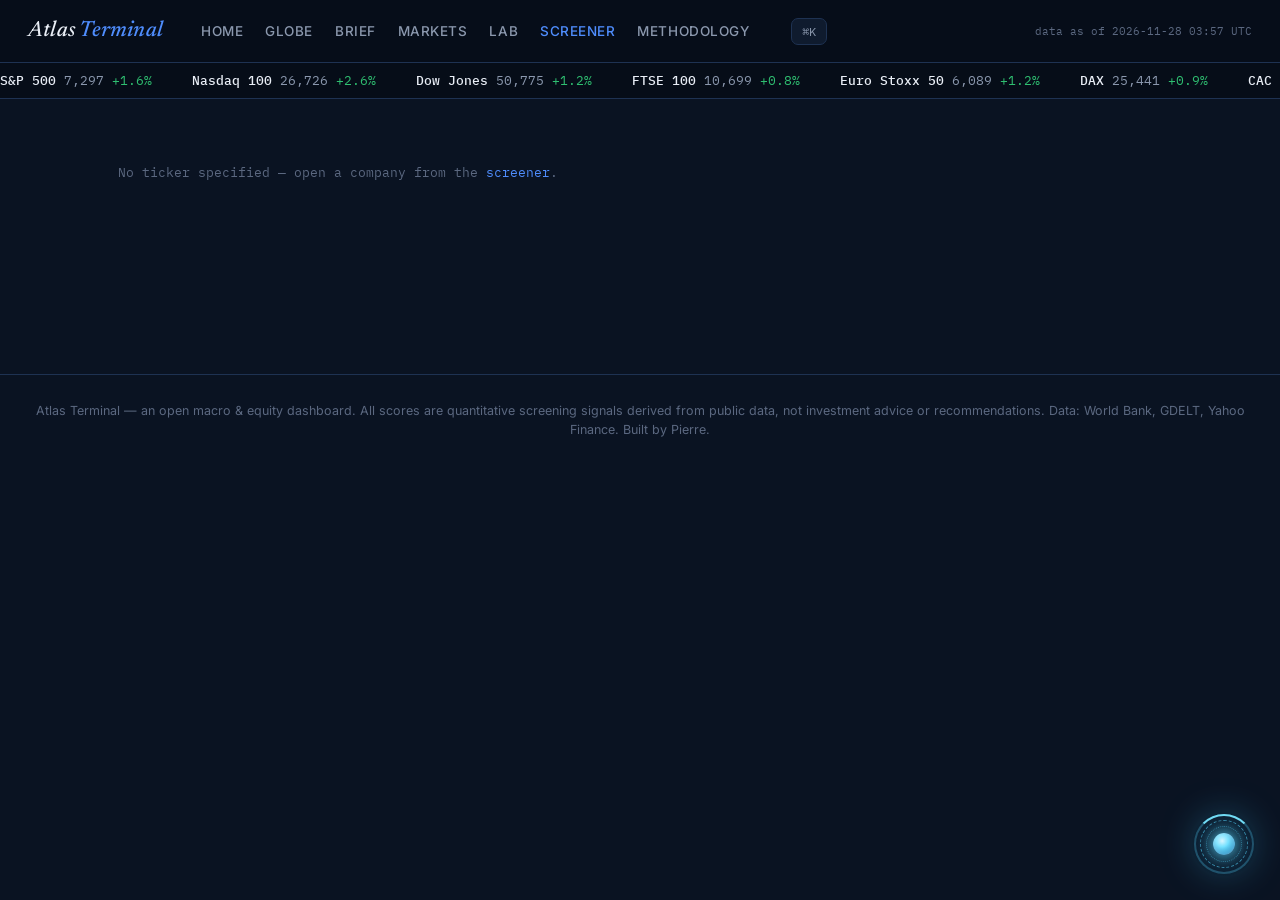
<file: company.html>
<!DOCTYPE html>
<html lang="en">
<head>
<meta charset="UTF-8">
<meta name="viewport" content="width=device-width, initial-scale=1.0">
<link rel="preconnect" href="https://fonts.googleapis.com">
<link href="https://fonts.googleapis.com/css2?family=Newsreader:ital,wght@0,400;0,500;1,400;1,500&family=Inter:wght@400;500;600&family=IBM+Plex+Mono:wght@400;500&display=swap" rel="stylesheet">
<link rel="icon" type="image/svg+xml" href="assets/favicon.svg">
<meta property="og:type" content="website">
<meta property="og:title" content="Company — Atlas Terminal">
<meta property="og:description" content="Score breakdown, ratios, chart and news for any stock in the universe.">
<meta property="og:url" content="https://gattusopierre01-cloud.github.io/atlas-terminal/company.html">
<meta property="og:image" content="https://gattusopierre01-cloud.github.io/atlas-terminal/assets/og.png">
<meta property="og:image:width" content="1200">
<meta property="og:image:height" content="630">
<meta name="twitter:card" content="summary_large_image">
<meta name="twitter:title" content="Company — Atlas Terminal">
<meta name="twitter:description" content="Score breakdown, ratios, chart and news for any stock in the universe.">
<meta name="twitter:image" content="https://gattusopierre01-cloud.github.io/atlas-terminal/assets/og.png">
<link rel="stylesheet" href="assets/style.css?v=14">
<title>Company — Atlas Terminal</title>
</head>
<body>
<main class="wrap" style="max-width:1100px">
  <div id="co-root"><div class="skeleton">Loading…</div></div>
</main>
<script src="assets/app.js?v=14"></script>
<script src="assets/atlas-ai.js?v=14"></script>
<script src="assets/company.js?v=14"></script>
</body>
</html>
</file>
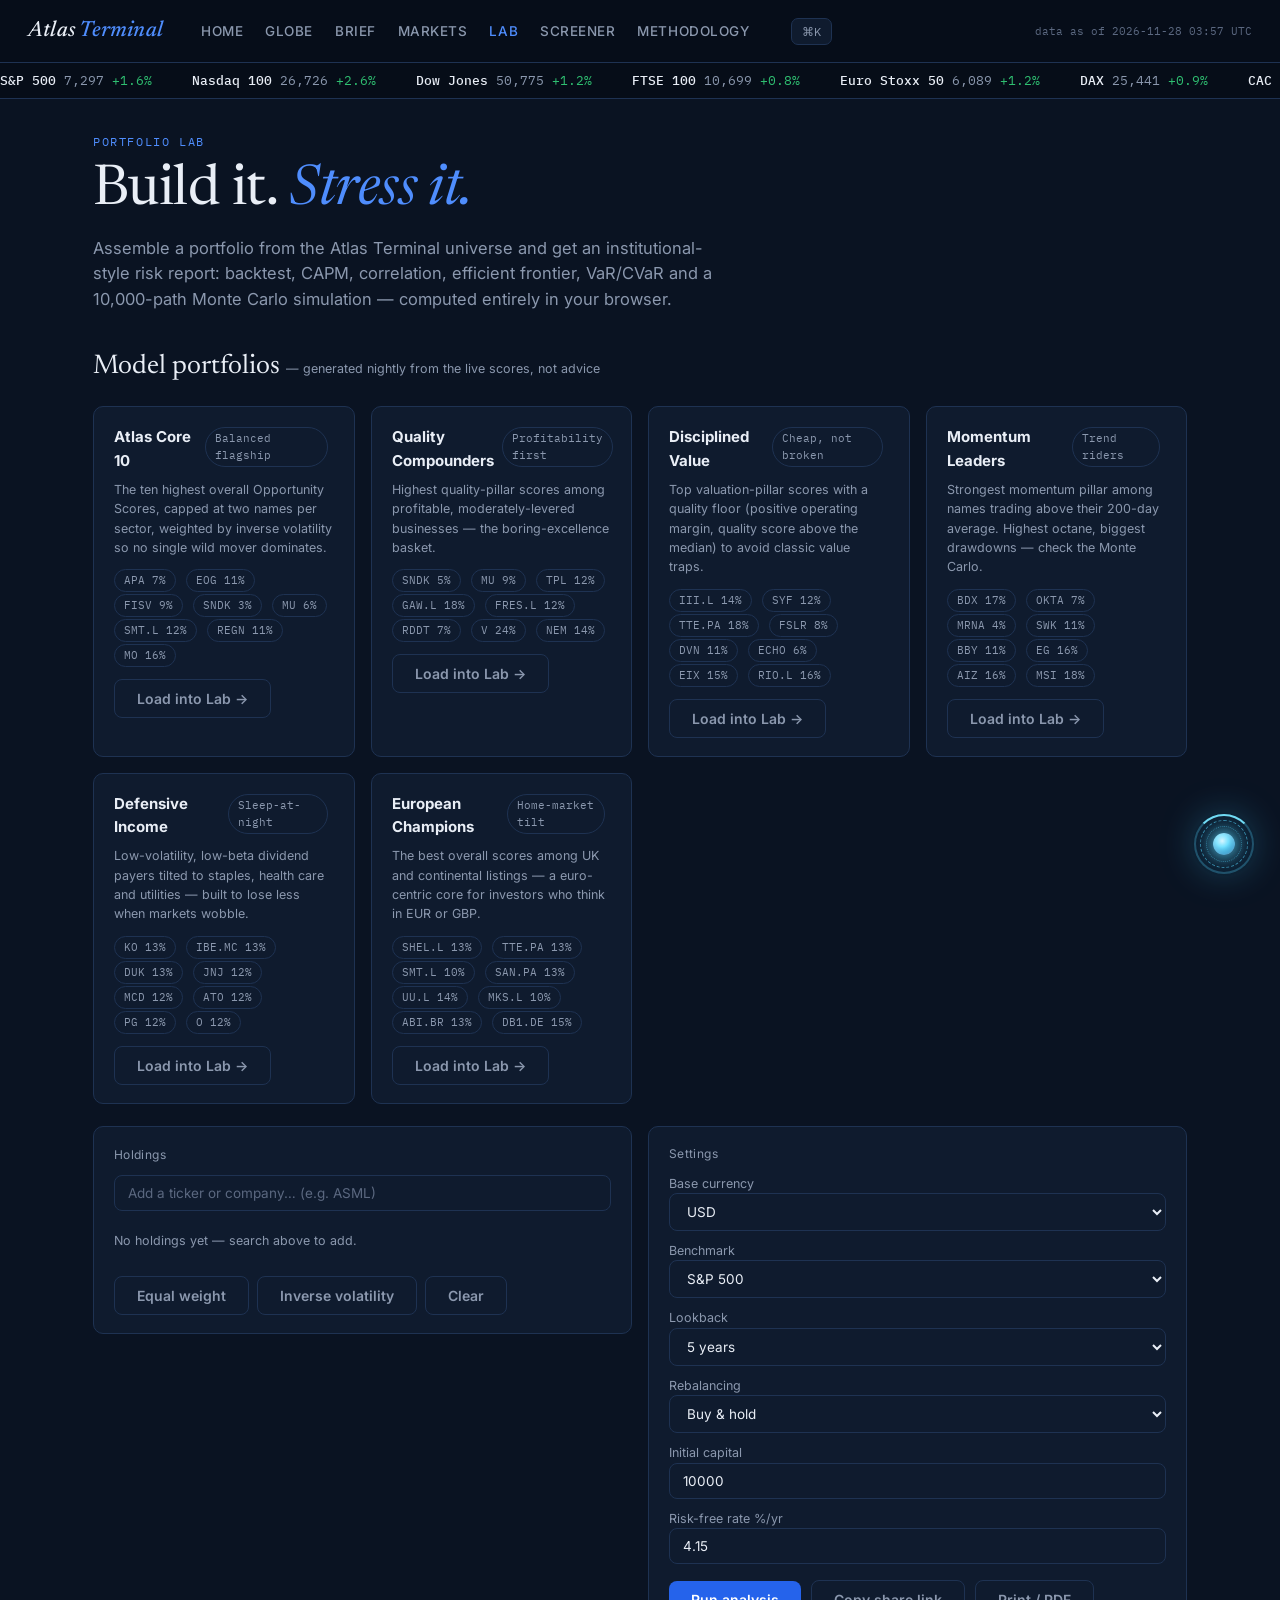
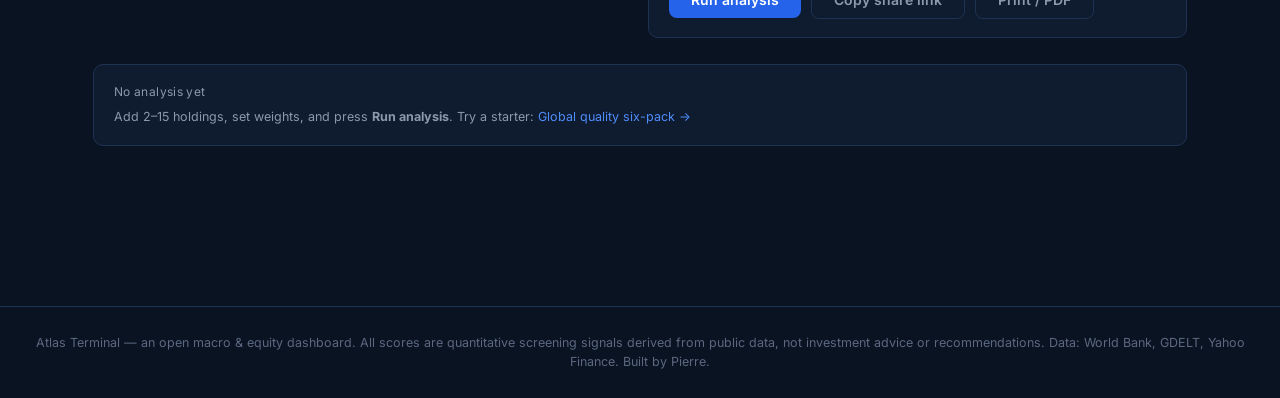
<file: lab.html>
<!DOCTYPE html>
<html lang="en">
<head>
<meta charset="UTF-8">
<meta name="viewport" content="width=device-width, initial-scale=1.0">
<link rel="preconnect" href="https://fonts.googleapis.com">
<link href="https://fonts.googleapis.com/css2?family=Newsreader:ital,wght@0,400;0,500;1,400;1,500&family=Inter:wght@400;500;600&family=IBM+Plex+Mono:wght@400;500&display=swap" rel="stylesheet">
<link rel="icon" type="image/svg+xml" href="assets/favicon.svg">
<meta property="og:type" content="website">
<meta property="og:title" content="Portfolio Lab — Atlas Terminal">
<meta property="og:description" content="Backtests, CAPM, VaR/CVaR, efficient frontier and Monte Carlo — in your browser.">
<meta property="og:url" content="https://gattusopierre01-cloud.github.io/atlas-terminal/lab.html">
<meta property="og:image" content="https://gattusopierre01-cloud.github.io/atlas-terminal/assets/og.png">
<meta property="og:image:width" content="1200">
<meta property="og:image:height" content="630">
<meta name="twitter:card" content="summary_large_image">
<meta name="twitter:title" content="Portfolio Lab — Atlas Terminal">
<meta name="twitter:description" content="Backtests, CAPM, VaR/CVaR, efficient frontier and Monte Carlo — in your browser.">
<meta name="twitter:image" content="https://gattusopierre01-cloud.github.io/atlas-terminal/assets/og.png">
<link rel="stylesheet" href="assets/style.css?v=14">
<title>Portfolio Lab — Atlas Terminal</title>
<style>
/* Lab-specific */
.holding { display:grid; grid-template-columns: 1fr 150px 64px 30px; gap:12px; align-items:center;
  padding:10px 0; border-bottom:1px solid color-mix(in srgb, var(--line) 55%, transparent); }
.holding .nm { min-width:0 } .holding .nm .co { display:block; font-size:11.5px; color:var(--muted);
  overflow:hidden; text-overflow:ellipsis; white-space:nowrap }
.holding input[type=range]{ width:100%; accent-color: var(--blue); }
.holding .w { font-family:var(--font-mono); text-align:right }
.holding .rm { background:none;border:1px solid var(--line);color:var(--muted);border-radius:6px;
  width:26px;height:26px;cursor:pointer } .holding .rm:hover{ color:var(--down);border-color:var(--down) }
.addbox { position:relative }
.addbox .sugg { position:absolute; top:100%; left:0; right:0; z-index:20; background:var(--panel-2);
  border:1px solid var(--line); border-radius:8px; max-height:260px; overflow-y:auto }
.addbox .sugg div { padding:8px 12px; cursor:pointer; font-size:13px }
.addbox .sugg div:hover { background:var(--panel) }
.metric { padding:14px 16px }
.metric .v{ font-size:22px } .metric .read { font-size:12px; color:var(--muted); margin-top:6px; line-height:1.45 }
.rpt-head { display:flex; justify-content:space-between; align-items:baseline; flex-wrap:wrap; gap:10px;
  border-bottom:1px solid var(--line); padding-bottom:10px; margin:40px 0 4px }
.rpt-head h2 { font-family:var(--font-display); font-weight:400; font-size:26px; margin:0 }
.rpt-head .no { font-family:var(--font-mono); font-size:11px; color:var(--faint); letter-spacing:.12em }
.cmx { border-collapse:collapse; font-family:var(--font-mono); font-size:11.5px }
.cmx td,.cmx th{ padding:6px 8px; text-align:center; border:1px solid var(--bg) }
.cmx th{ color:var(--muted); font-weight:400 }
.legend { display:flex; gap:18px; flex-wrap:wrap; font-size:12px; color:var(--muted); margin:6px 0 }
.legend i { display:inline-block; width:10px; height:10px; border-radius:2px; margin-right:6px }
@media print {
  .nav,.tape,.controls-zone,footer.site,.btn { display:none !important }
  body{ background:#fff; color:#111 } .card{ border-color:#ddd; background:#fff }
}
</style>
</head>
<body>
<main class="wrap" style="max-width:1150px">
  <div class="eyebrow">Portfolio Lab</div>
  <h1 class="display">Build it. <em>Stress it.</em></h1>
  <p class="lede">Assemble a portfolio from the Atlas Terminal universe and get an institutional-style risk report: backtest, CAPM, correlation, efficient frontier, VaR/CVaR and a 10,000-path Monte Carlo simulation — computed entirely in your browser.</p>
  <div id="banner"></div>

  <div class="controls-zone">
    <h2 class="section" style="margin-top:26px">Model portfolios <span class="small" style="font-family:var(--font-body)">— generated nightly from the live scores, not advice</span></h2>
    <div class="grid g3" id="models"><div class="skeleton">Deriving strategies from the latest data…</div></div>

    <div class="grid g2" style="margin-top:22px; align-items:start">
      <div class="card">
        <div class="k" style="margin-bottom:10px">Holdings <span class="small" id="wsum"></span></div>
        <div class="addbox">
          <input type="search" id="add" placeholder="Add a ticker or company… (e.g. ASML)" style="width:100%">
          <div class="sugg" id="sugg" hidden></div>
        </div>
        <div id="holdings" style="margin-top:6px"></div>
        <div style="display:flex; gap:8px; margin-top:12px; flex-wrap:wrap">
          <button class="btn ghost" id="eq">Equal weight</button>
          <button class="btn ghost" id="iv">Inverse volatility</button>
          <button class="btn ghost" id="clear">Clear</button>
        </div>
      </div>
      <div class="card">
        <div class="k" style="margin-bottom:10px">Settings</div>
        <div class="grid g2" style="gap:10px">
          <label class="small">Base currency<br><select id="ccy" style="width:100%"><option>USD</option><option>EUR</option><option>GBP</option></select></label>
          <label class="small">Benchmark<br><select id="bench" style="width:100%">
            <option value="^GSPC">S&amp;P 500</option><option value="^NDX">Nasdaq 100</option>
            <option value="^FTSE">FTSE 100</option><option value="^STOXX50E">Euro Stoxx 50</option></select></label>
          <label class="small">Lookback<br><select id="lb" style="width:100%"><option value="260">5 years</option><option value="156">3 years</option><option value="52">1 year</option></select></label>
          <label class="small">Rebalancing<br><select id="reb" style="width:100%"><option value="0">Buy &amp; hold</option><option value="4">Monthly rebalance</option><option value="13">Quarterly rebalance</option></select></label>
          <label class="small">Initial capital<br><input type="search" id="cap" value="10000" style="width:100%; min-width:0"></label>
          <label class="small">Risk-free rate %/yr<br><input type="search" id="rf" style="width:100%; min-width:0"></label>
        </div>
        <div style="margin-top:16px; display:flex; gap:10px; align-items:center; flex-wrap:wrap">
          <button class="btn" id="run">Run analysis</button>
          <button class="btn ghost" id="share">Copy share link</button>
          <button class="btn ghost" onclick="window.print()">Print / PDF</button>
        </div>
      </div>
    </div>
  </div>

  <div id="report" style="display:none">
    <div class="rpt-head"><h2>Performance</h2><span class="no">01 · BACKTEST</span></div>
    <p class="small" id="perf-sub"></p>
    <div class="card"><div id="growth"></div><div class="legend" id="growth-legend"></div></div>
    <div class="grid g4" id="perf-metrics" style="margin-top:14px"></div>

    <div class="rpt-head"><h2>Risk</h2><span class="no">02 · DISTRIBUTION &amp; TAILS</span></div>
    <div class="grid g4" id="risk-metrics"></div>

    <div class="rpt-head"><h2>Market model</h2><span class="no">03 · CAPM</span></div>
    <div class="grid g4" id="capm-metrics"></div>

    <div class="rpt-head"><h2>Diversification</h2><span class="no">04 · CORRELATION</span></div>
    <div class="grid g2" style="align-items:start">
      <div class="card" style="overflow-x:auto"><div class="k" style="margin-bottom:8px">Correlation matrix (weekly returns)</div><div id="cmx"></div></div>
      <div class="grid g2" id="div-metrics" style="gap:14px"></div>
    </div>

    <div class="rpt-head"><h2>Efficient frontier</h2><span class="no">05 · MEAN–VARIANCE</span></div>
    <div class="card"><div id="frontier"></div><div class="legend"><span><i style="background:#26406b"></i>Random portfolios (4,000)</span><span><i style="background:#e8b44c"></i>Your portfolio</span><span><i style="background:#2fbf71"></i>Max Sharpe</span><span><i style="background:#4f8dfd"></i>Min volatility</span></div><p class="small" id="frontier-note"></p></div>

    <div class="rpt-head"><h2>Monte Carlo</h2><span class="no">06 · 10,000 BOOTSTRAP PATHS · 1 YEAR</span></div>
    <div class="card"><div id="fan"></div><div class="legend"><span><i style="background:#2563eb"></i>Median path</span><span><i style="background:#26406b"></i>25–75th percentile</span><span><i style="background:#16273f"></i>5–95th percentile</span></div></div>
    <div class="grid g4" id="mc-metrics" style="margin-top:14px"></div>

    <div class="banner" style="margin-top:34px"><b>Read this before believing the numbers.</b> Backtests use today's index members only (survivorship bias flatters results). Weekly data means strategic, not trading-desk, precision. Monte Carlo resamples history — it cannot imagine crises history hasn't shown it. Correlations rise when markets fall. Nothing here is investment advice; it is a quantitative teaching and screening instrument.</div>
  </div>

  <div id="empty" class="card" style="margin-top:26px"><div class="k">No analysis yet</div><p class="small" style="margin-top:6px">Add 2–15 holdings, set weights, and press <b>Run analysis</b>. Try a starter: <a href="#" id="demo">Global quality six-pack →</a></p></div>
</main>
<script src="assets/app.js?v=14"></script>
<script src="assets/atlas-ai.js?v=14"></script>
<script src="assets/lab.js?v=14"></script>
</body>
</html>
</file>
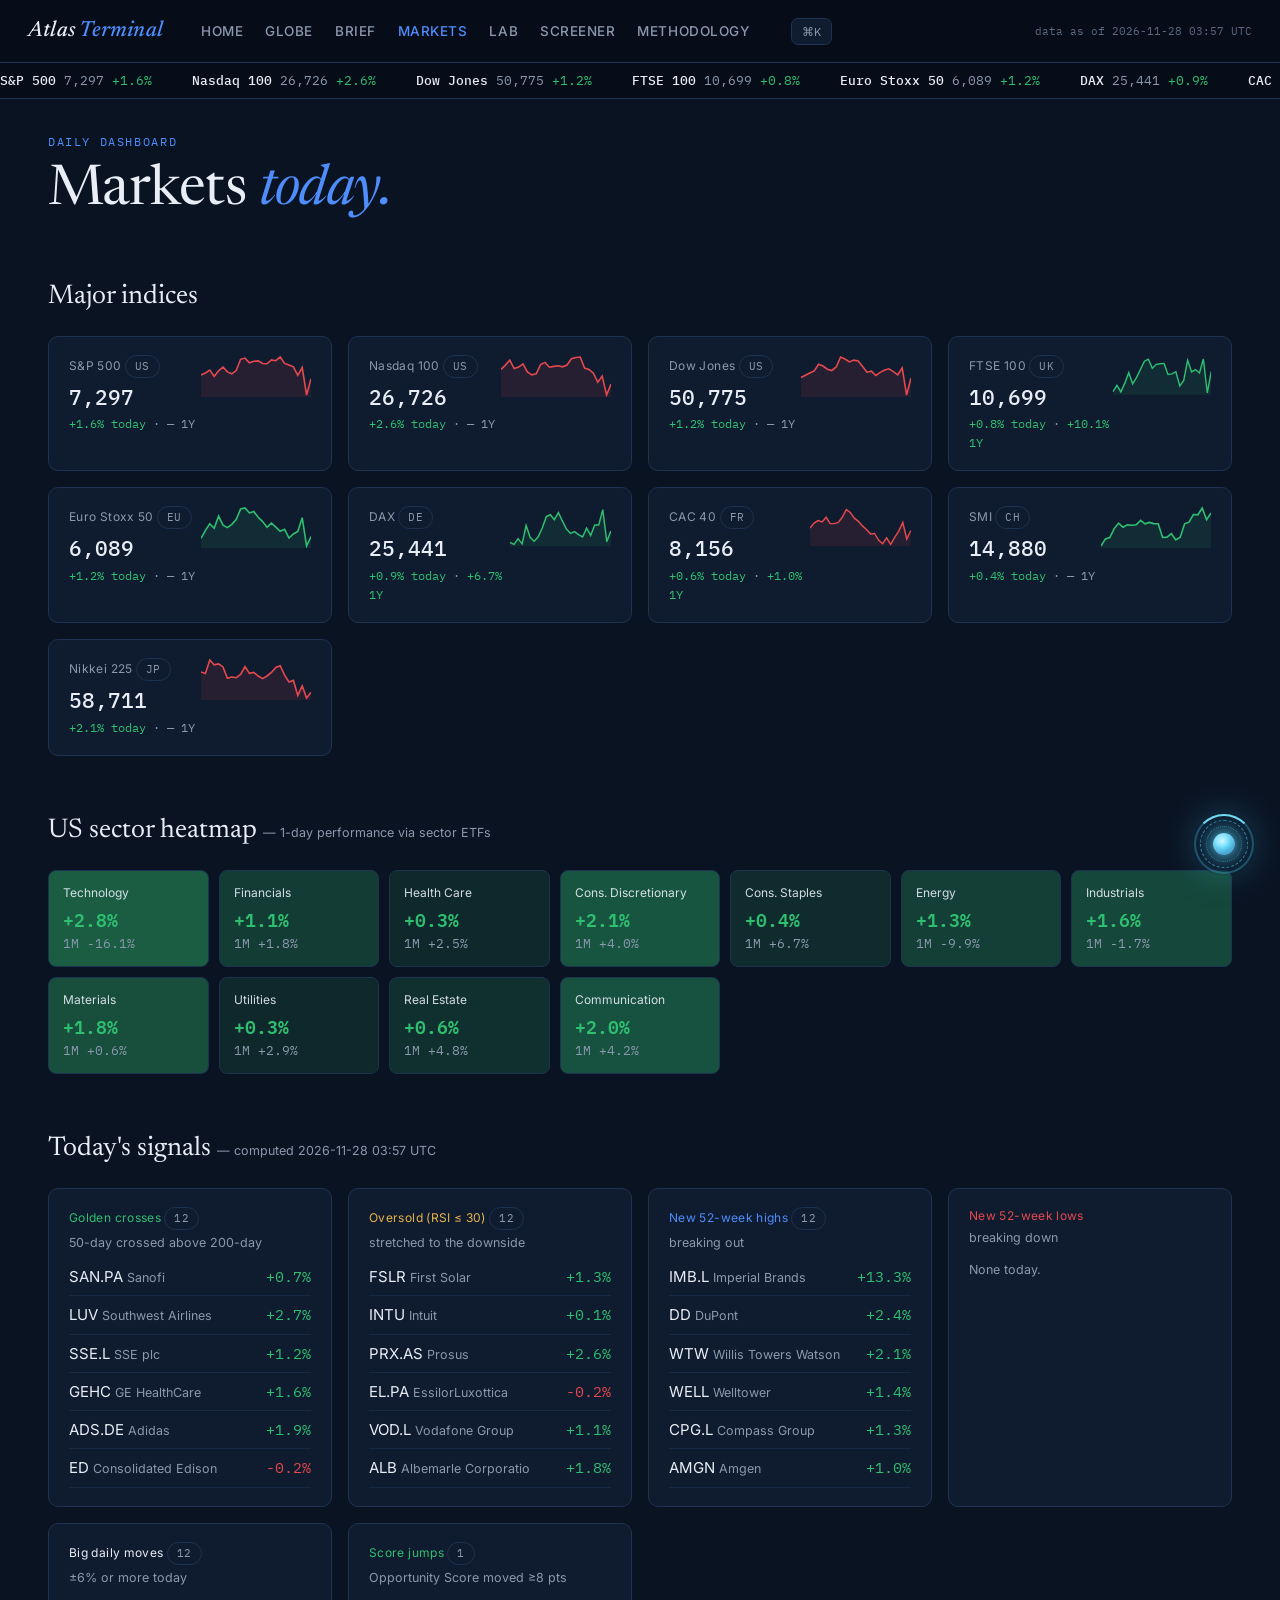
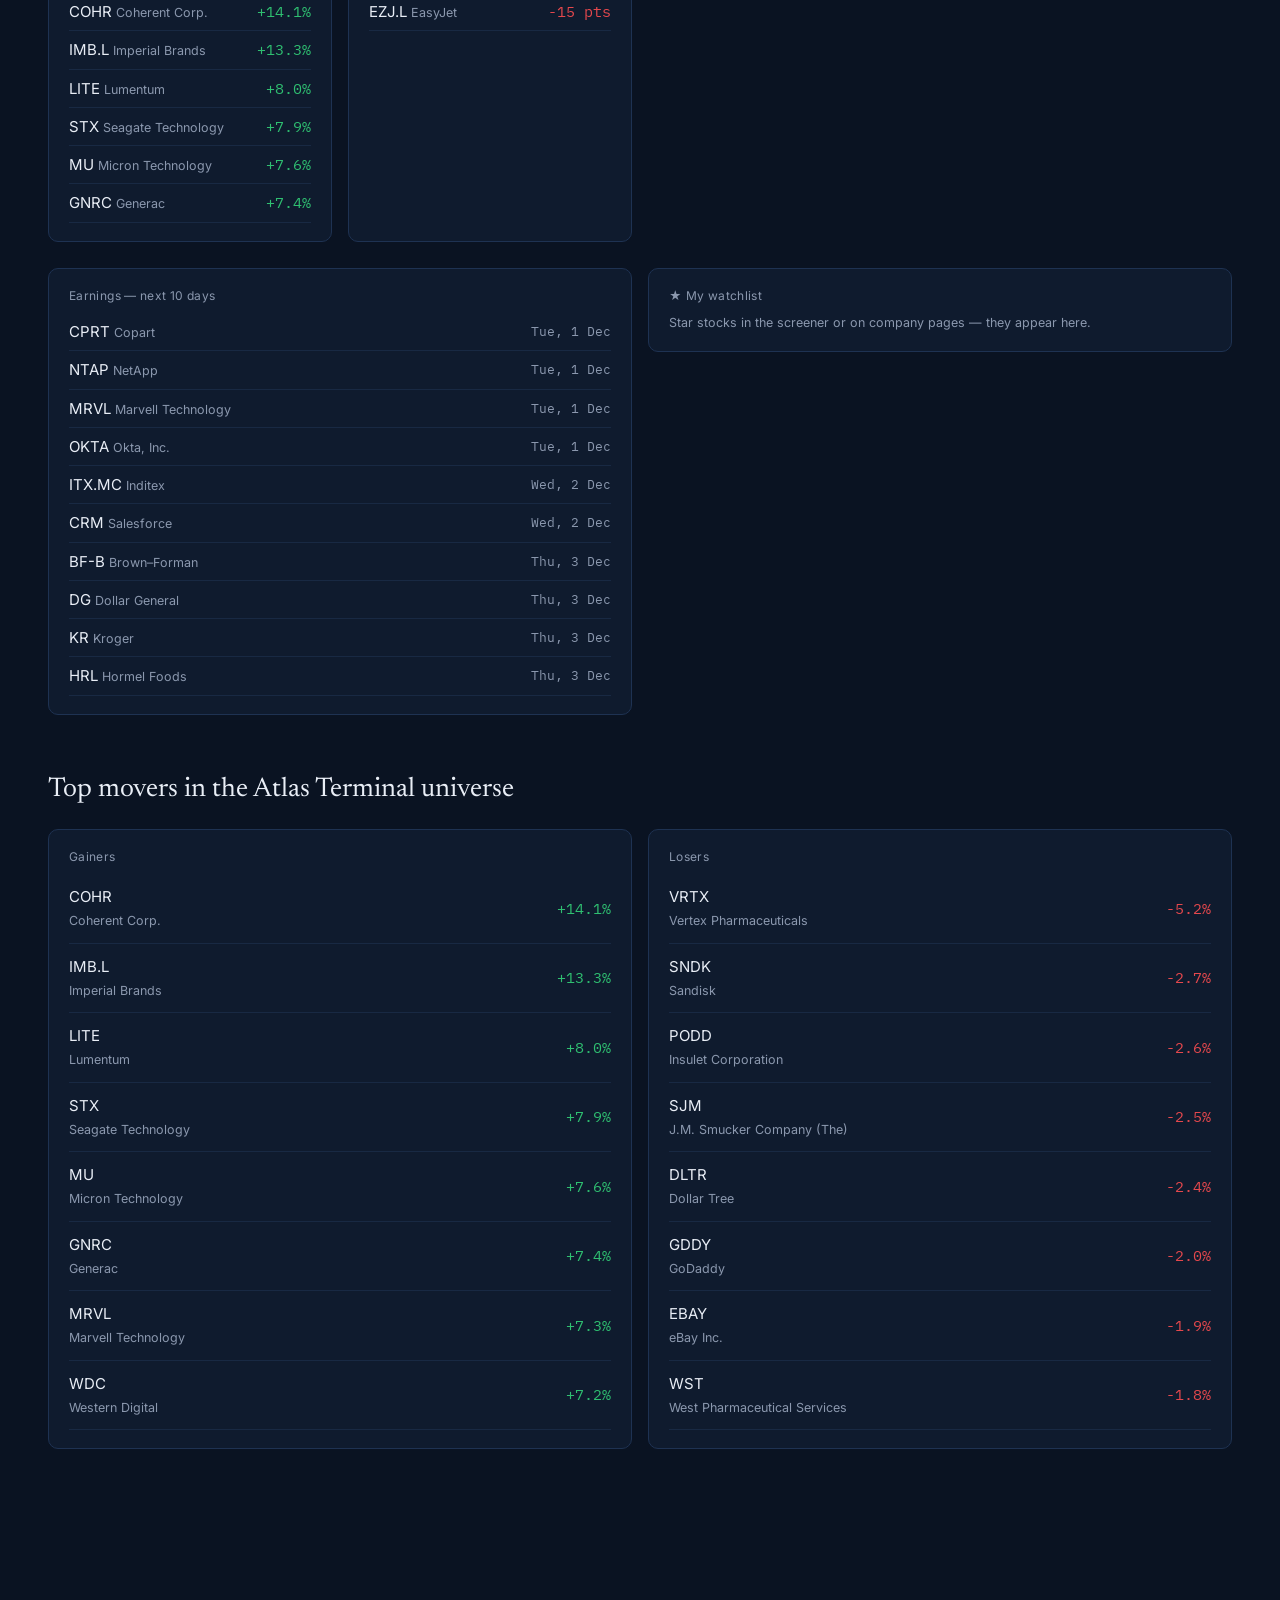
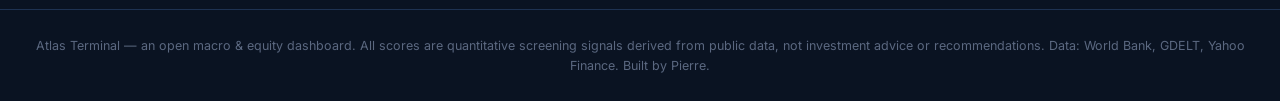
<file: markets.html>
<!DOCTYPE html>
<html lang="en">
<head>
<meta charset="UTF-8">
<meta name="viewport" content="width=device-width, initial-scale=1.0">
<link rel="preconnect" href="https://fonts.googleapis.com">
<link href="https://fonts.googleapis.com/css2?family=Newsreader:ital,wght@0,400;0,500;1,400;1,500&family=Inter:wght@400;500;600&family=IBM+Plex+Mono:wght@400;500&display=swap" rel="stylesheet">
<link rel="icon" type="image/svg+xml" href="assets/favicon.svg">
<meta property="og:type" content="website">
<meta property="og:title" content="Markets — Atlas Terminal">
<meta property="og:description" content="Indices, sector heatmap, movers, daily signals and your watchlist.">
<meta property="og:url" content="https://gattusopierre01-cloud.github.io/atlas-terminal/markets.html">
<meta property="og:image" content="https://gattusopierre01-cloud.github.io/atlas-terminal/assets/og.png">
<meta property="og:image:width" content="1200">
<meta property="og:image:height" content="630">
<meta name="twitter:card" content="summary_large_image">
<meta name="twitter:title" content="Markets — Atlas Terminal">
<meta name="twitter:description" content="Indices, sector heatmap, movers, daily signals and your watchlist.">
<meta name="twitter:image" content="https://gattusopierre01-cloud.github.io/atlas-terminal/assets/og.png">
<link rel="stylesheet" href="assets/style.css?v=14">
<title>Markets — Atlas Terminal</title>
</head>
<body>
<main class="wrap">
  <div class="eyebrow">Daily dashboard</div>
  <h1 class="display">Markets <em>today.</em></h1>
  <div id="banner"></div>
  <h2 class="section">Major indices</h2>
  <div class="grid g3" id="indices"><div class="skeleton">Loading…</div></div>
  <h2 class="section">US sector heatmap <span class="small" style="font-family:var(--font-body)">— 1-day performance via sector ETFs</span></h2>
  <div class="heat" id="sectors"></div>
  <h2 class="section">Today's signals <span class="small" style="font-family:var(--font-body)" id="sig-when"></span></h2>
  <div class="grid g3" id="signals"><div class="skeleton">Signals appear after the next nightly run.</div></div>

  <div class="grid g2" style="margin-top:26px; align-items:start">
    <div class="card"><div class="k" style="margin-bottom:8px">Earnings — next 10 days</div><div id="earnings"><div class="small">—</div></div></div>
    <div class="card"><div class="k" style="margin-bottom:8px">★ My watchlist</div><div id="mywatch"><div class="small">Star stocks in the screener or on company pages — they appear here.</div></div></div>
  </div>

  <h2 class="section">Top movers in the Atlas Terminal universe</h2>
  <div class="grid g2">
    <div class="card"><div class="k" style="margin-bottom:8px">Gainers</div><div id="gainers"></div></div>
    <div class="card"><div class="k" style="margin-bottom:8px">Losers</div><div id="losers"></div></div>
  </div>
</main>
<script src="assets/app.js?v=14"></script>
<script src="assets/atlas-ai.js?v=14"></script>
<script src="assets/markets.js?v=14"></script>
</body>
</html>
</file>
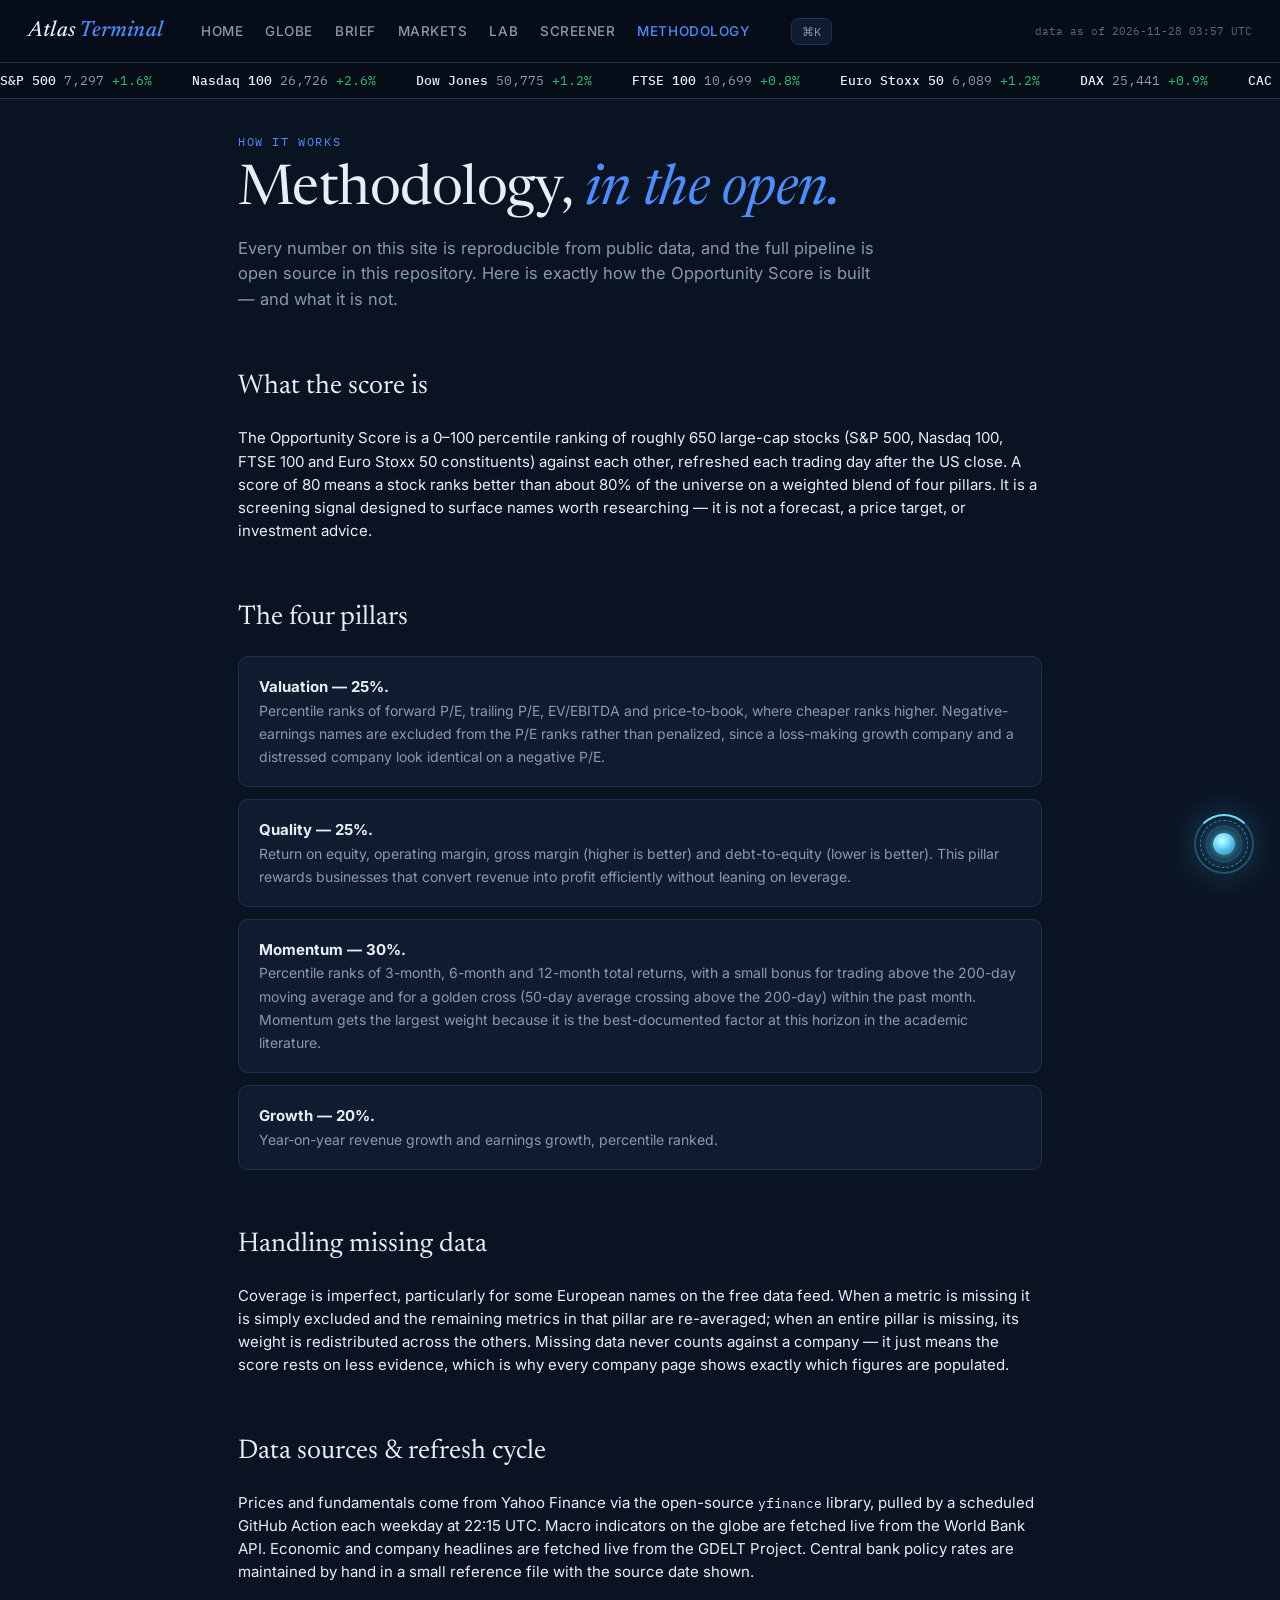
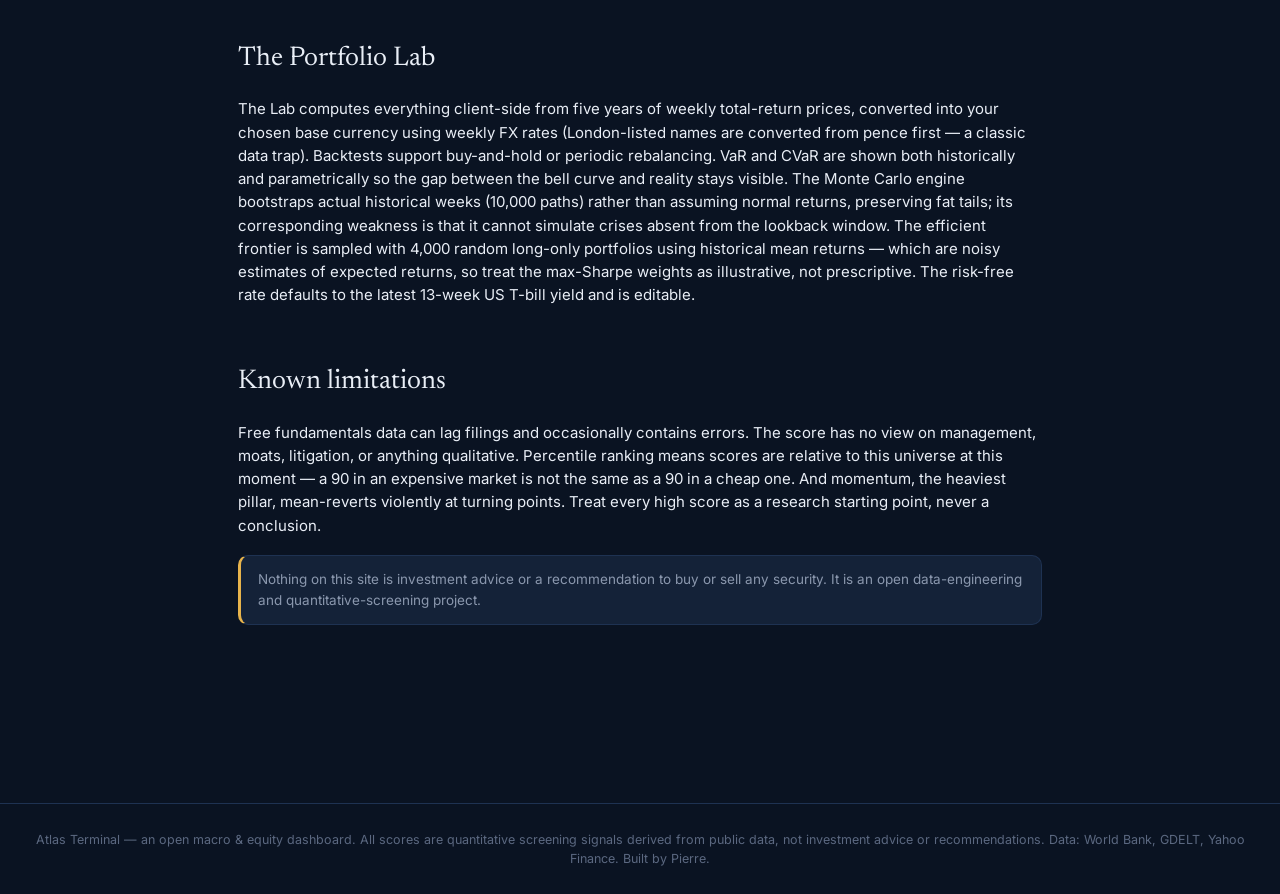
<file: methodology.html>
<!DOCTYPE html>
<html lang="en">
<head>
<meta charset="UTF-8">
<meta name="viewport" content="width=device-width, initial-scale=1.0">
<title>Methodology — Atlas Terminal</title>
<link rel="preconnect" href="https://fonts.googleapis.com">
<link href="https://fonts.googleapis.com/css2?family=Newsreader:ital,wght@0,400;0,500;1,400;1,500&family=Inter:wght@400;500;600&family=IBM+Plex+Mono:wght@400;500&display=swap" rel="stylesheet">
<link rel="icon" type="image/svg+xml" href="assets/favicon.svg">
<meta property="og:type" content="website">
<meta property="og:title" content="Methodology — Atlas Terminal">
<meta property="og:description" content="How the scores and the Lab are computed, and their honest limitations.">
<meta property="og:url" content="https://gattusopierre01-cloud.github.io/atlas-terminal/methodology.html">
<meta property="og:image" content="https://gattusopierre01-cloud.github.io/atlas-terminal/assets/og.png">
<meta property="og:image:width" content="1200">
<meta property="og:image:height" content="630">
<meta name="twitter:card" content="summary_large_image">
<meta name="twitter:title" content="Methodology — Atlas Terminal">
<meta name="twitter:description" content="How the scores and the Lab are computed, and their honest limitations.">
<meta name="twitter:image" content="https://gattusopierre01-cloud.github.io/atlas-terminal/assets/og.png">
<link rel="stylesheet" href="assets/style.css?v=14">
</head>
<body>
<main class="wrap" style="max-width:860px">
  <div class="eyebrow">How it works</div>
  <h1 class="display">Methodology, <em>in the open.</em></h1>
  <p class="lede">Every number on this site is reproducible from public data, and the full pipeline is open source in this repository. Here is exactly how the Opportunity Score is built — and what it is not.</p>

  <h2 class="section">What the score is</h2>
  <p>The Opportunity Score is a 0–100 percentile ranking of roughly 650 large-cap stocks (S&amp;P 500, Nasdaq 100, FTSE 100 and Euro Stoxx 50 constituents) against each other, refreshed each trading day after the US close. A score of 80 means a stock ranks better than about 80% of the universe on a weighted blend of four pillars. It is a screening signal designed to surface names worth researching — it is not a forecast, a price target, or investment advice.</p>

  <h2 class="section">The four pillars</h2>
  <div class="card" style="margin-bottom:12px"><b>Valuation — 25%.</b><br><span class="small" style="font-size:14px">Percentile ranks of forward P/E, trailing P/E, EV/EBITDA and price-to-book, where cheaper ranks higher. Negative-earnings names are excluded from the P/E ranks rather than penalized, since a loss-making growth company and a distressed company look identical on a negative P/E.</span></div>
  <div class="card" style="margin-bottom:12px"><b>Quality — 25%.</b><br><span class="small" style="font-size:14px">Return on equity, operating margin, gross margin (higher is better) and debt-to-equity (lower is better). This pillar rewards businesses that convert revenue into profit efficiently without leaning on leverage.</span></div>
  <div class="card" style="margin-bottom:12px"><b>Momentum — 30%.</b><br><span class="small" style="font-size:14px">Percentile ranks of 3-month, 6-month and 12-month total returns, with a small bonus for trading above the 200-day moving average and for a golden cross (50-day average crossing above the 200-day) within the past month. Momentum gets the largest weight because it is the best-documented factor at this horizon in the academic literature.</span></div>
  <div class="card" style="margin-bottom:12px"><b>Growth — 20%.</b><br><span class="small" style="font-size:14px">Year-on-year revenue growth and earnings growth, percentile ranked.</span></div>

  <h2 class="section">Handling missing data</h2>
  <p>Coverage is imperfect, particularly for some European names on the free data feed. When a metric is missing it is simply excluded and the remaining metrics in that pillar are re-averaged; when an entire pillar is missing, its weight is redistributed across the others. Missing data never counts against a company — it just means the score rests on less evidence, which is why every company page shows exactly which figures are populated.</p>

  <h2 class="section">Data sources &amp; refresh cycle</h2>
  <p>Prices and fundamentals come from Yahoo Finance via the open-source <span class="mono" style="font-size:13px">yfinance</span> library, pulled by a scheduled GitHub Action each weekday at 22:15 UTC. Macro indicators on the globe are fetched live from the World Bank API. Economic and company headlines are fetched live from the GDELT Project. Central bank policy rates are maintained by hand in a small reference file with the source date shown.</p>

  <h2 class="section">The Portfolio Lab</h2>
  <p>The Lab computes everything client-side from five years of weekly total-return prices, converted into your chosen base currency using weekly FX rates (London-listed names are converted from pence first — a classic data trap). Backtests support buy-and-hold or periodic rebalancing. VaR and CVaR are shown both historically and parametrically so the gap between the bell curve and reality stays visible. The Monte Carlo engine bootstraps actual historical weeks (10,000 paths) rather than assuming normal returns, preserving fat tails; its corresponding weakness is that it cannot simulate crises absent from the lookback window. The efficient frontier is sampled with 4,000 random long-only portfolios using historical mean returns — which are noisy estimates of expected returns, so treat the max-Sharpe weights as illustrative, not prescriptive. The risk-free rate defaults to the latest 13-week US T-bill yield and is editable.</p>

  <h2 class="section">Known limitations</h2>
  <p>Free fundamentals data can lag filings and occasionally contains errors. The score has no view on management, moats, litigation, or anything qualitative. Percentile ranking means scores are relative to this universe at this moment — a 90 in an expensive market is not the same as a 90 in a cheap one. And momentum, the heaviest pillar, mean-reverts violently at turning points. Treat every high score as a research starting point, never a conclusion.</p>

  <div class="banner">Nothing on this site is investment advice or a recommendation to buy or sell any security. It is an open data-engineering and quantitative-screening project.</div>
</main>
<script src="assets/app.js?v=14"></script>
<script src="assets/atlas-ai.js?v=14"></script>
<script>MP.shell("method");</script>
</body>
</html>
</file>
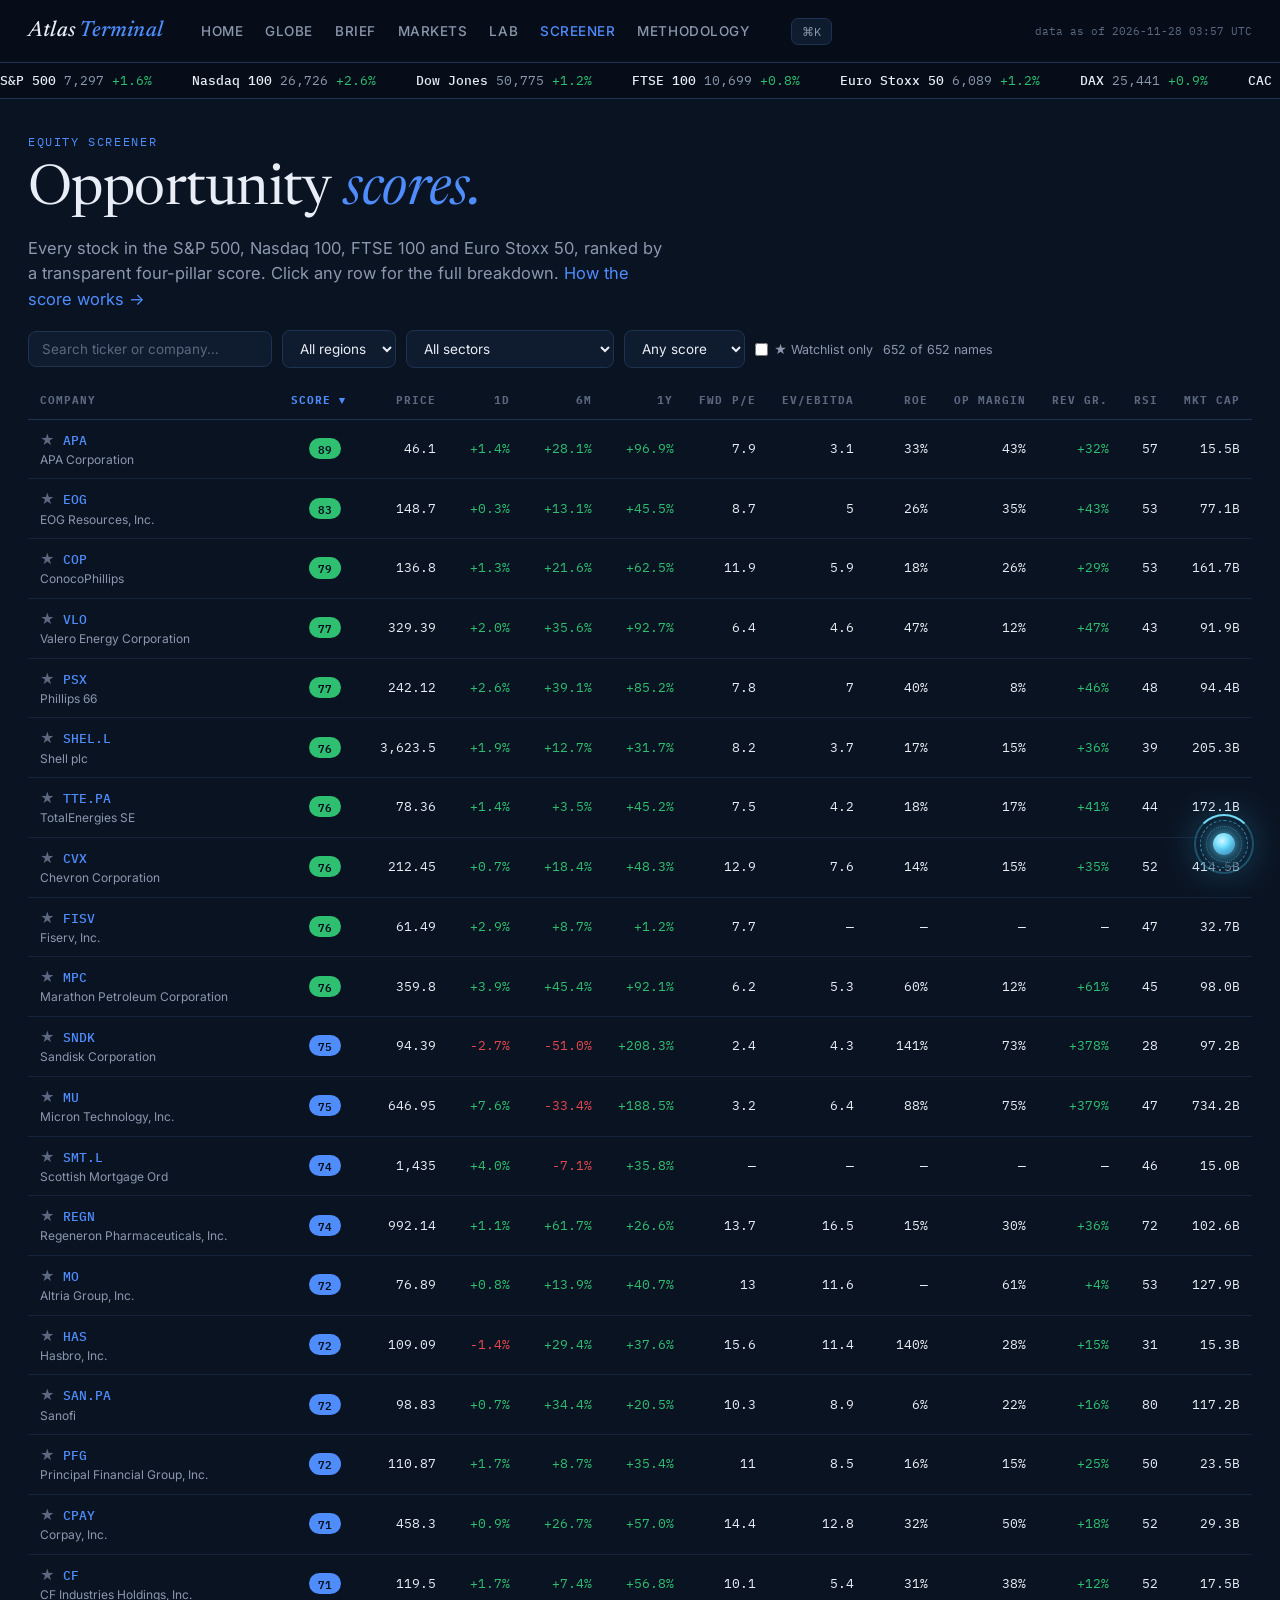
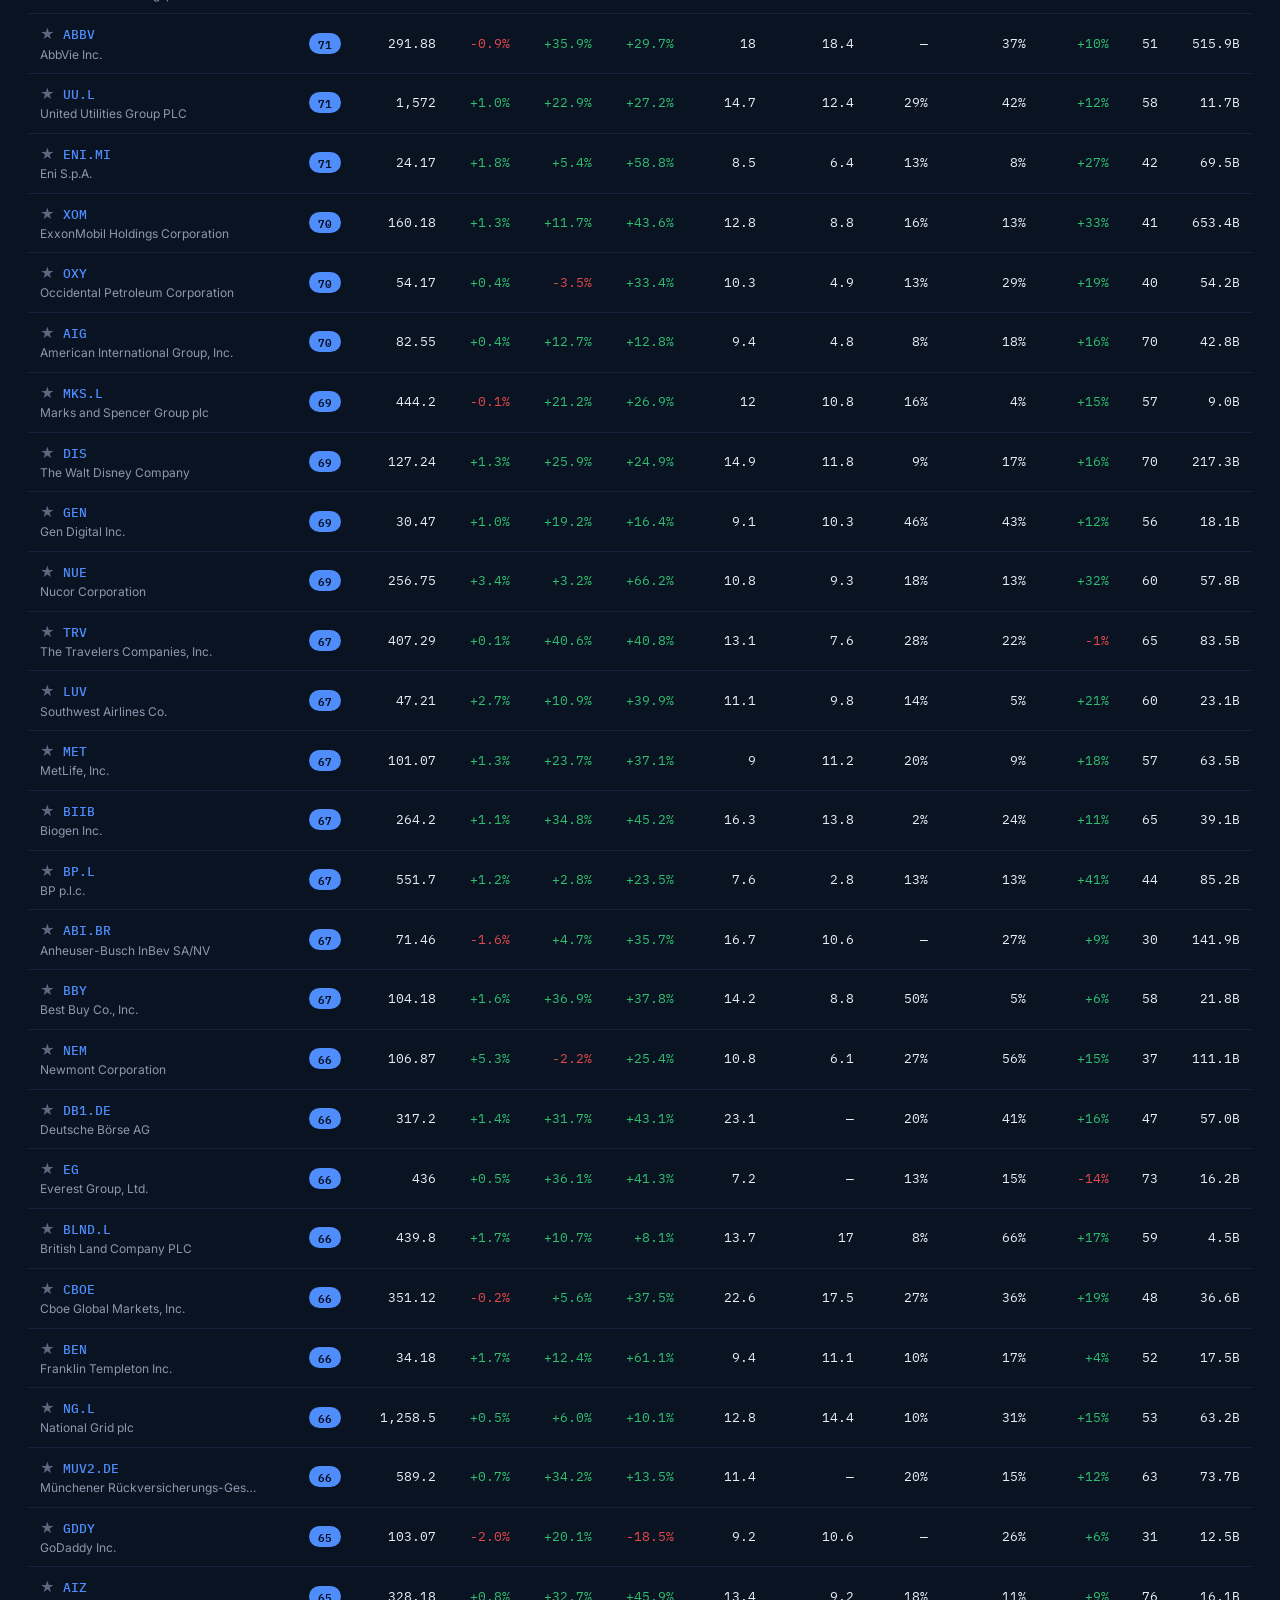
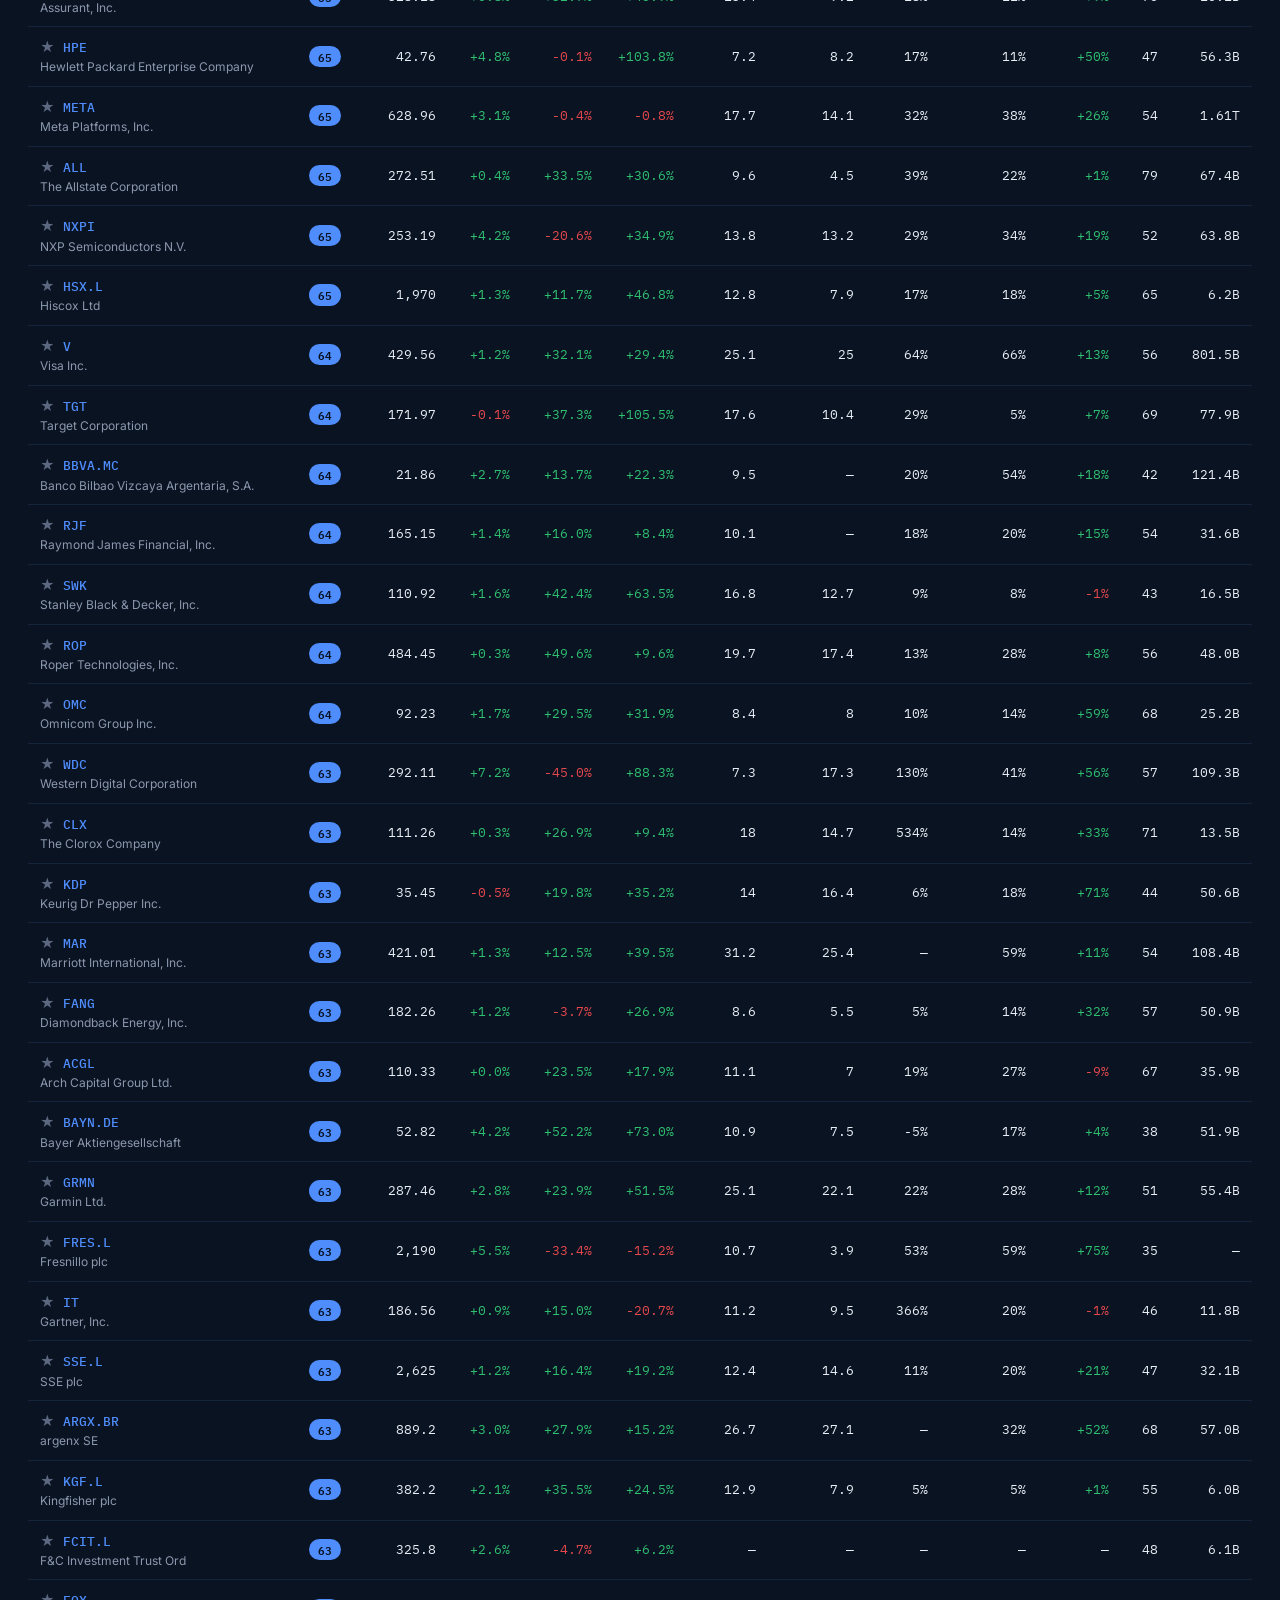
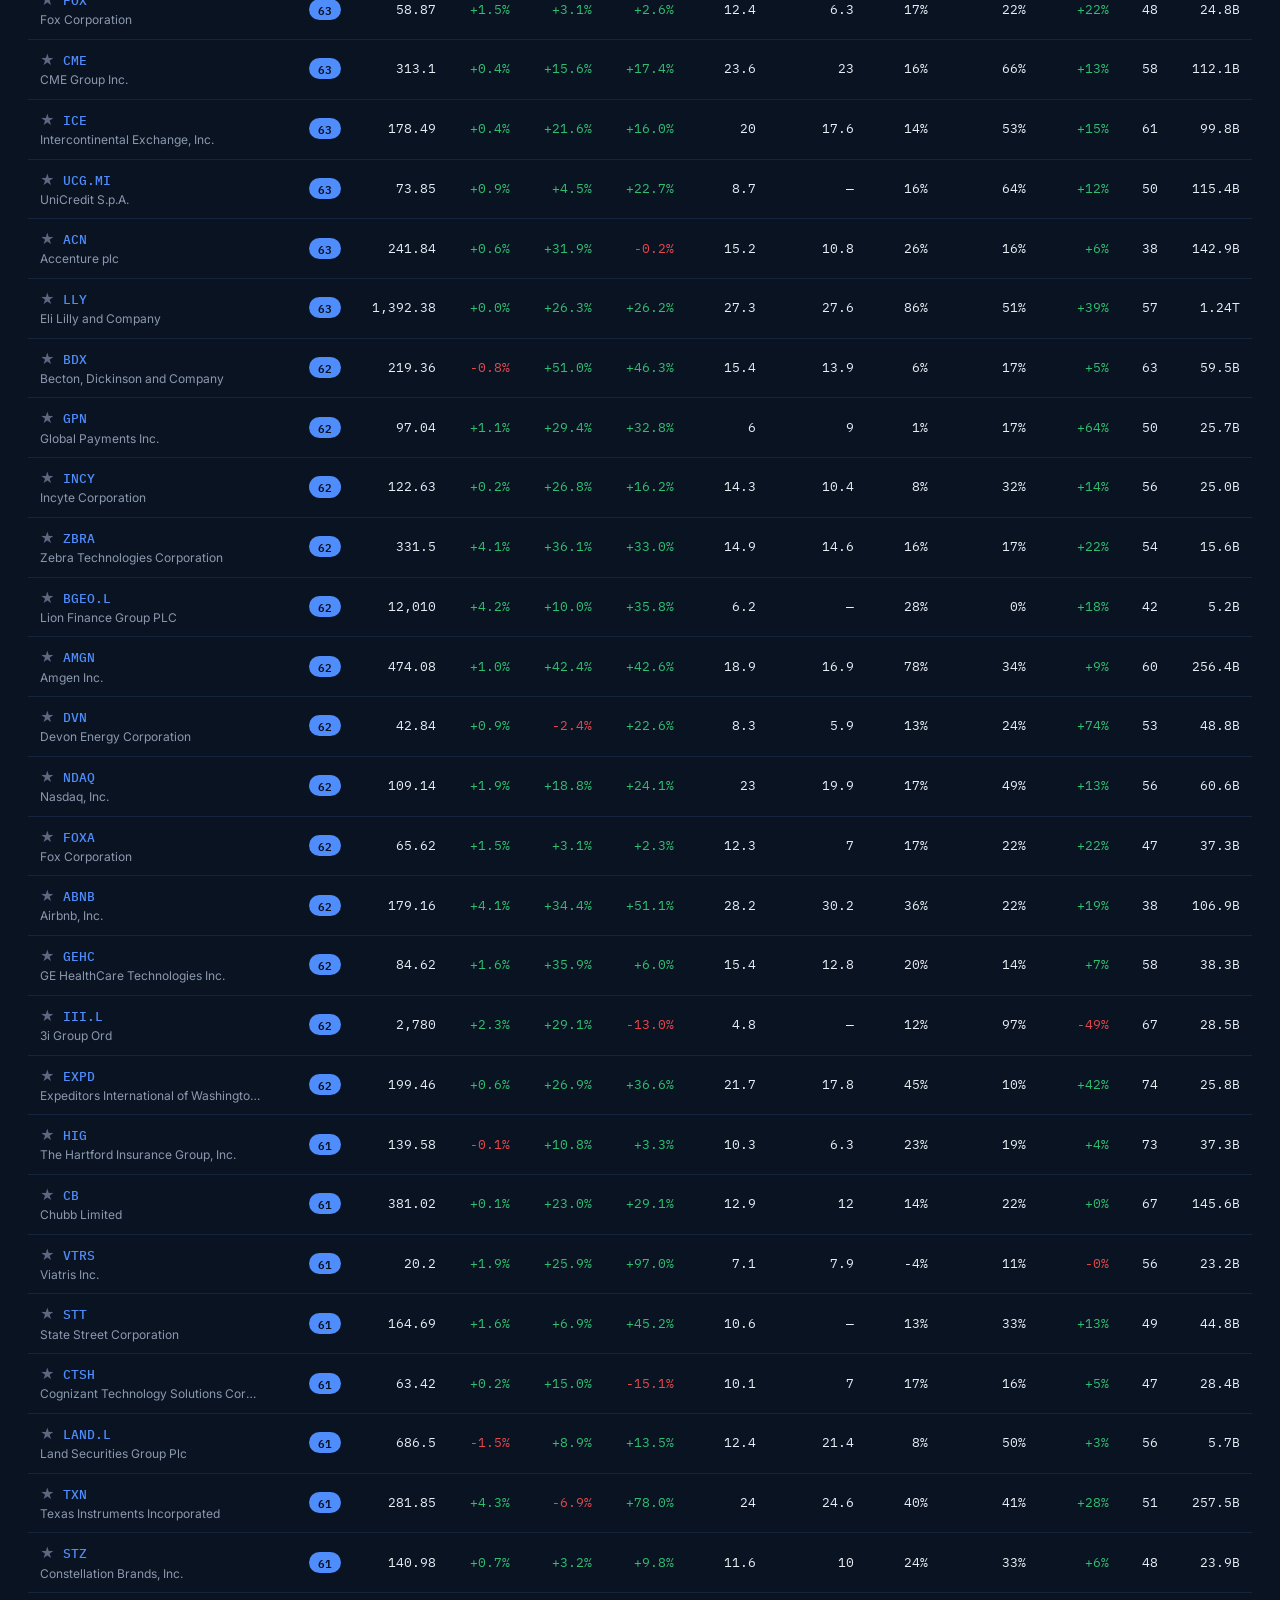
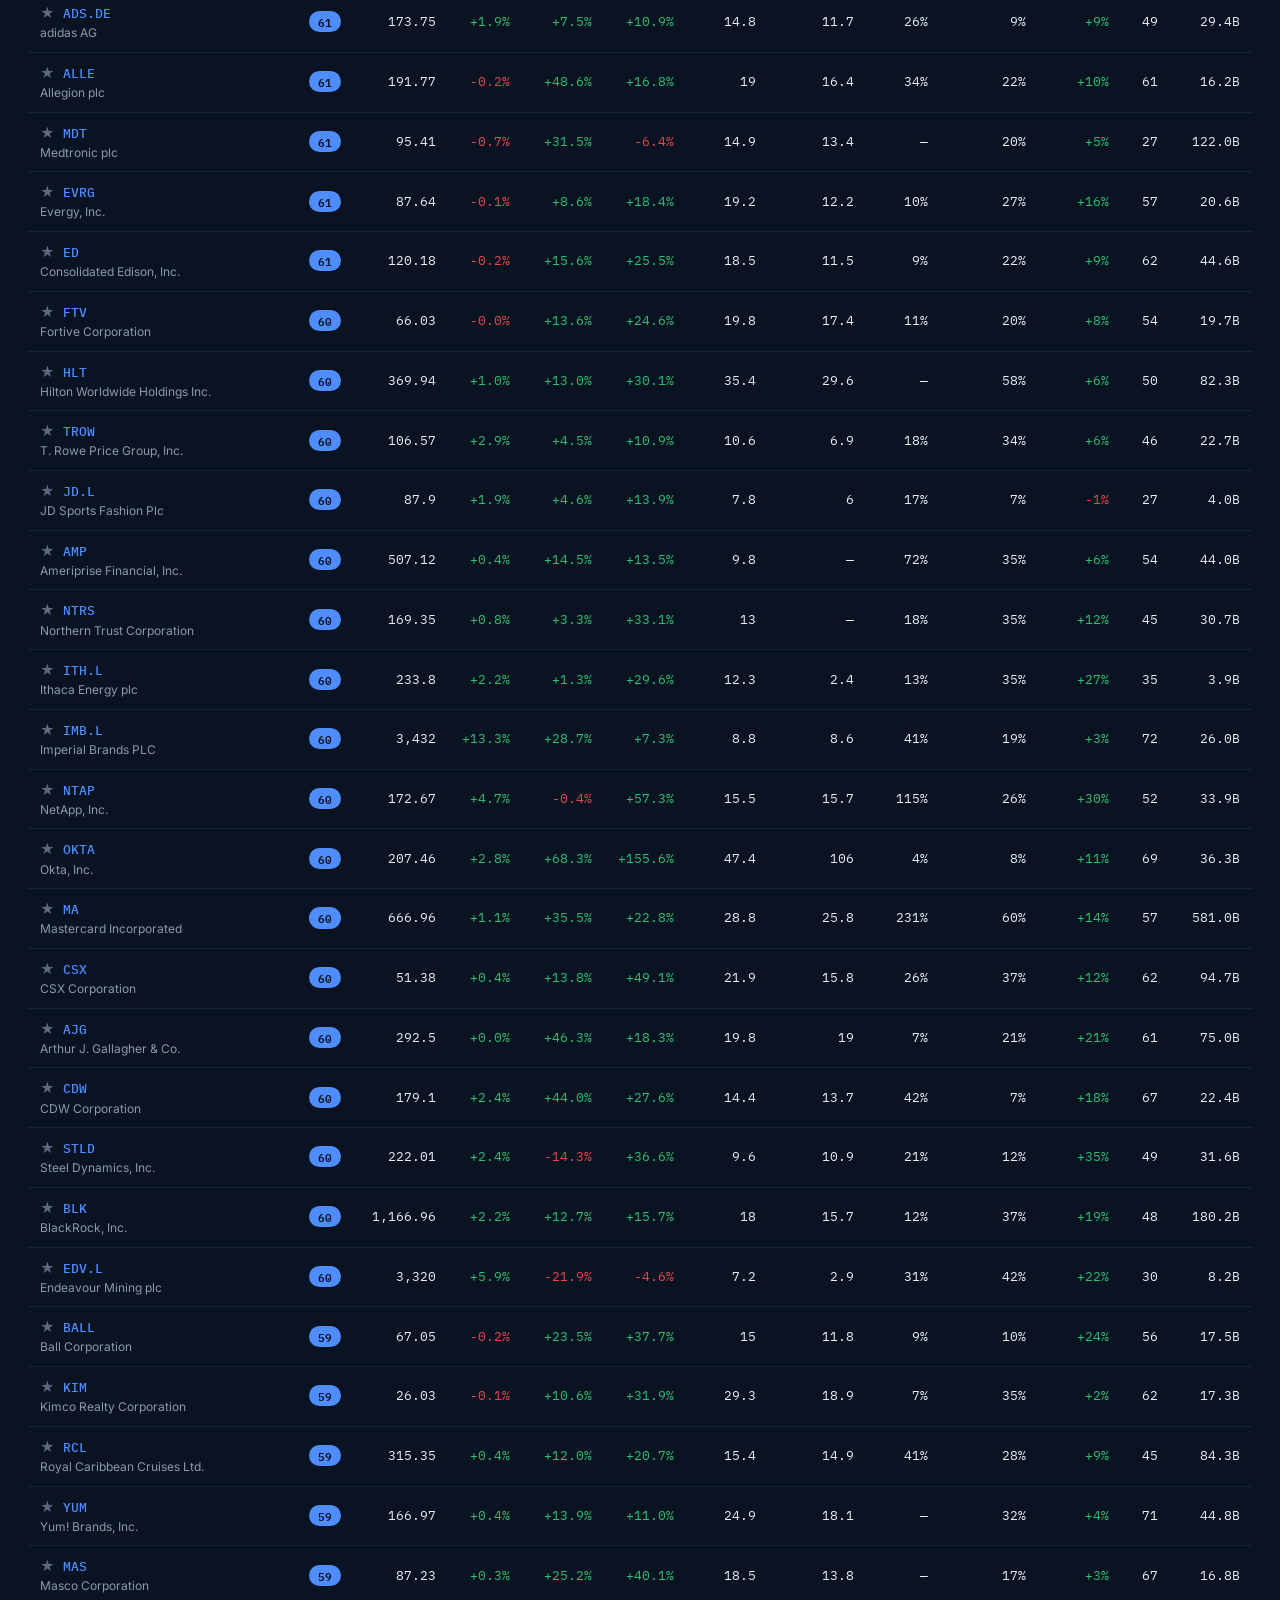
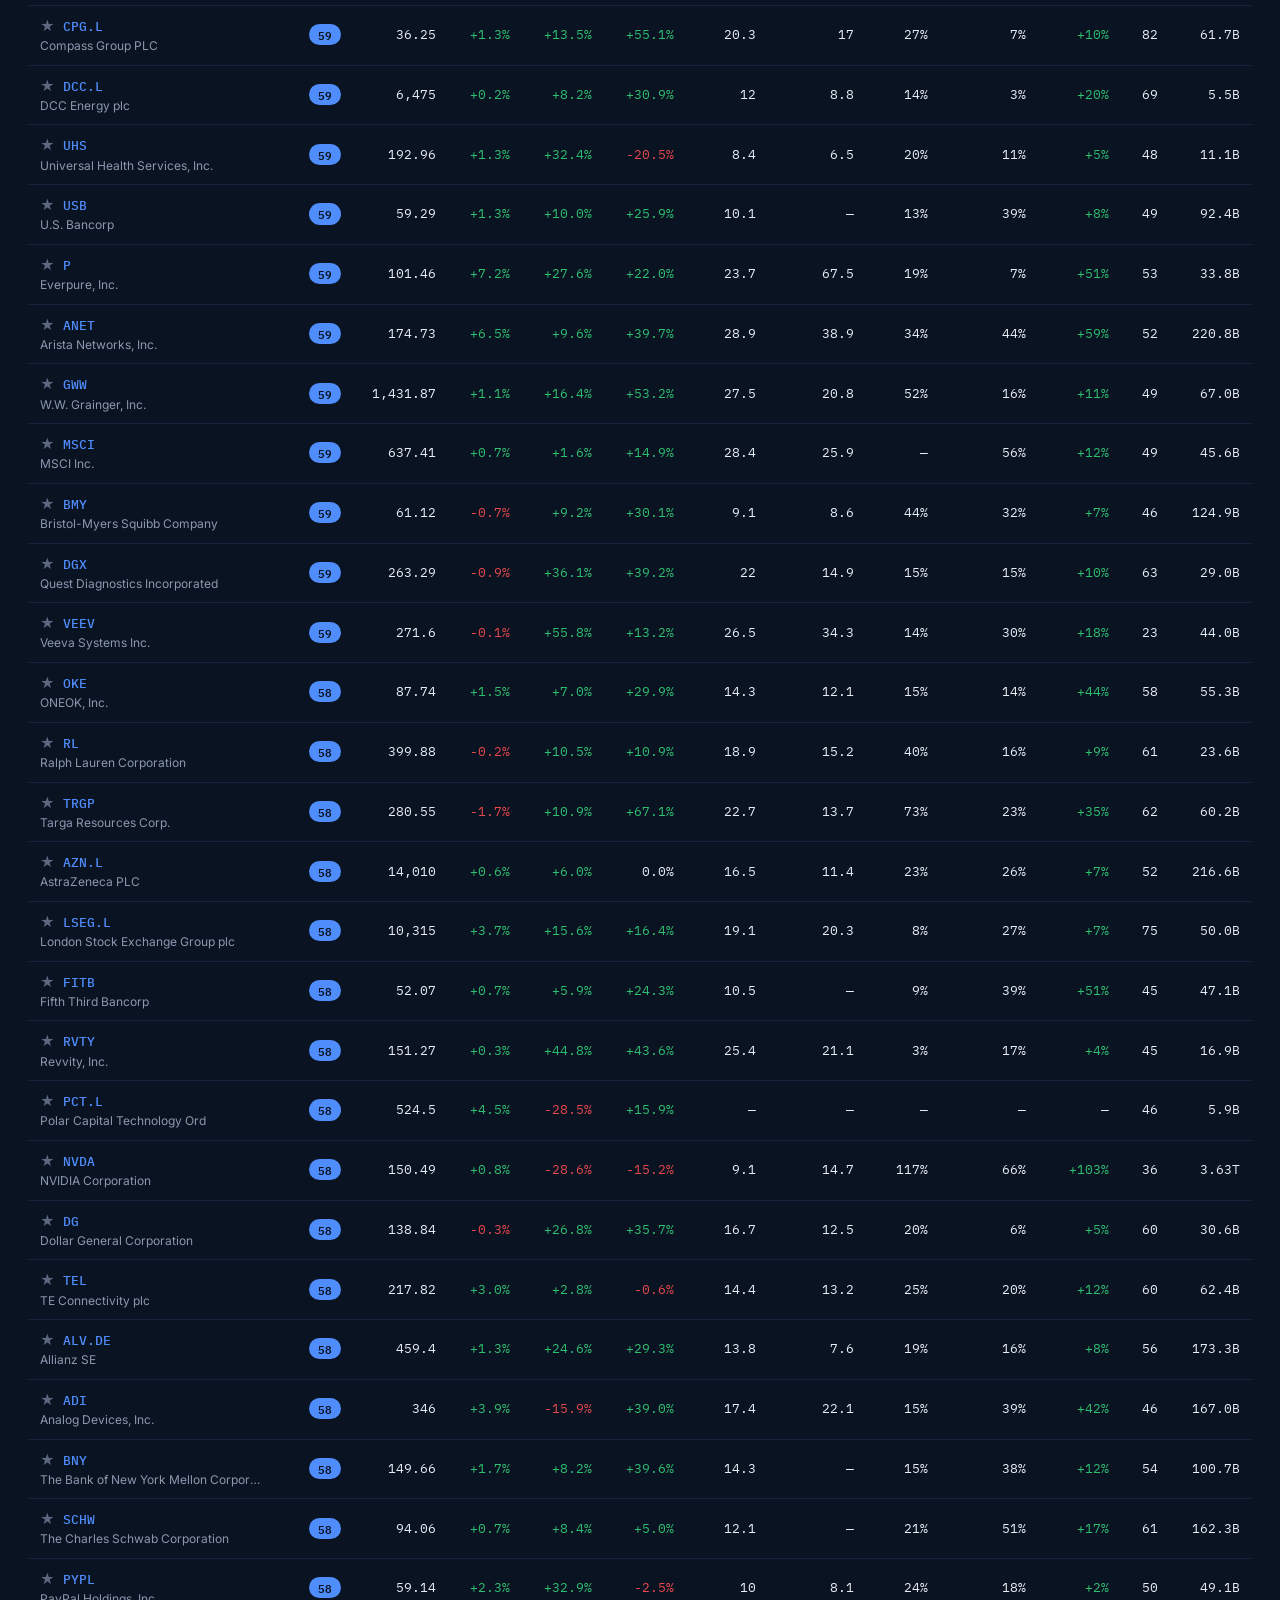
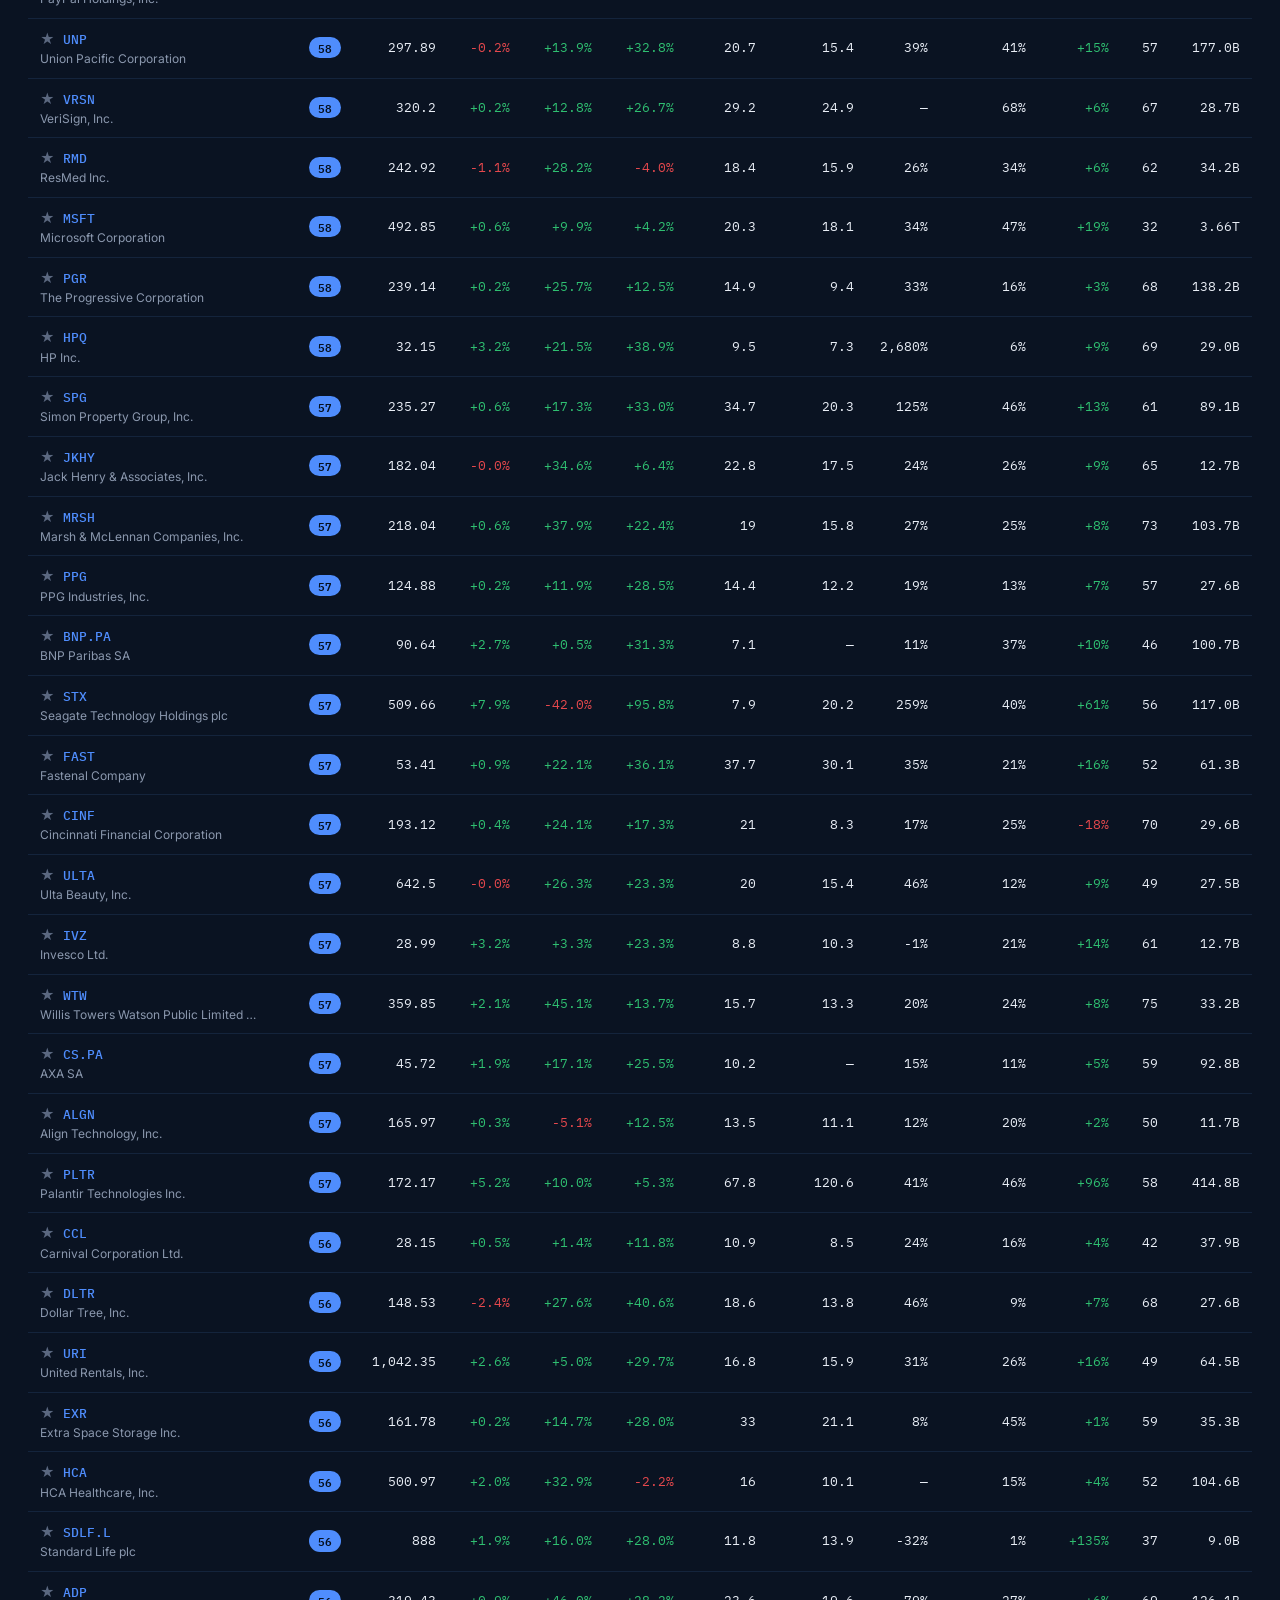
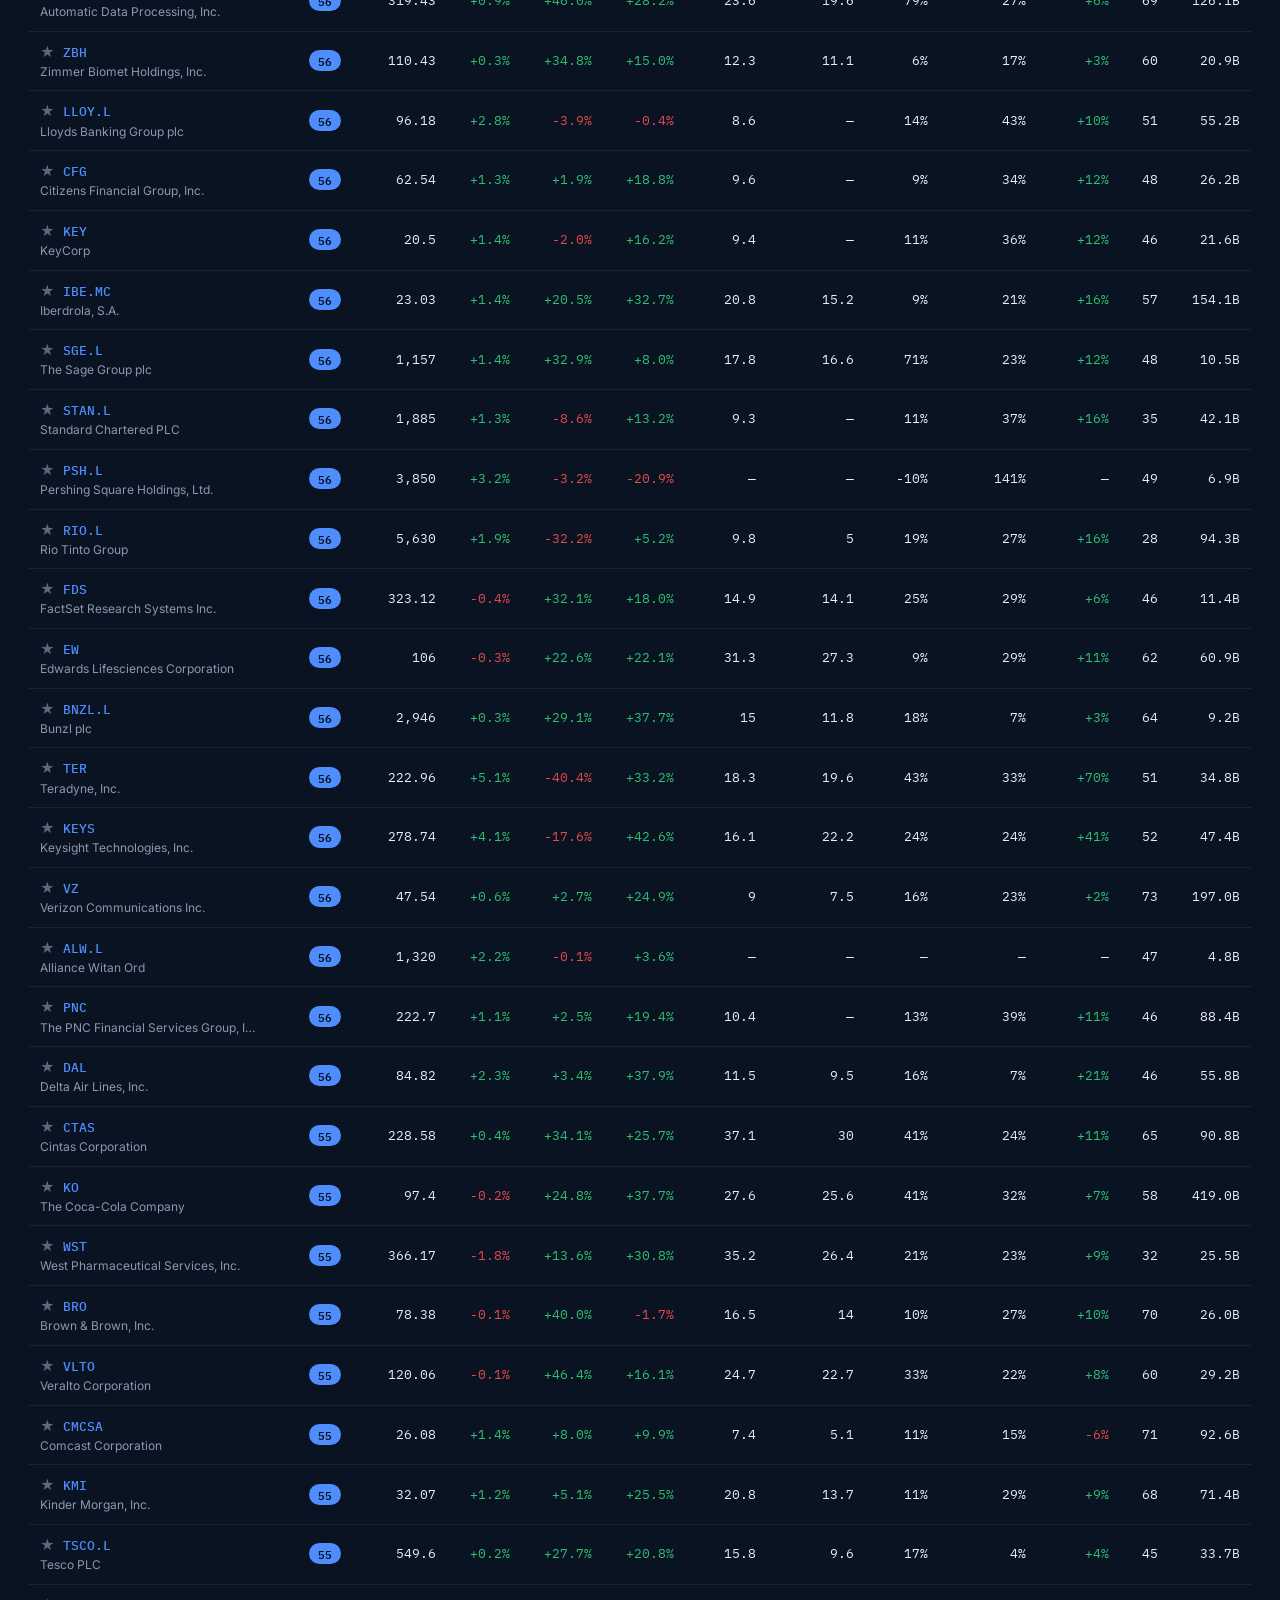
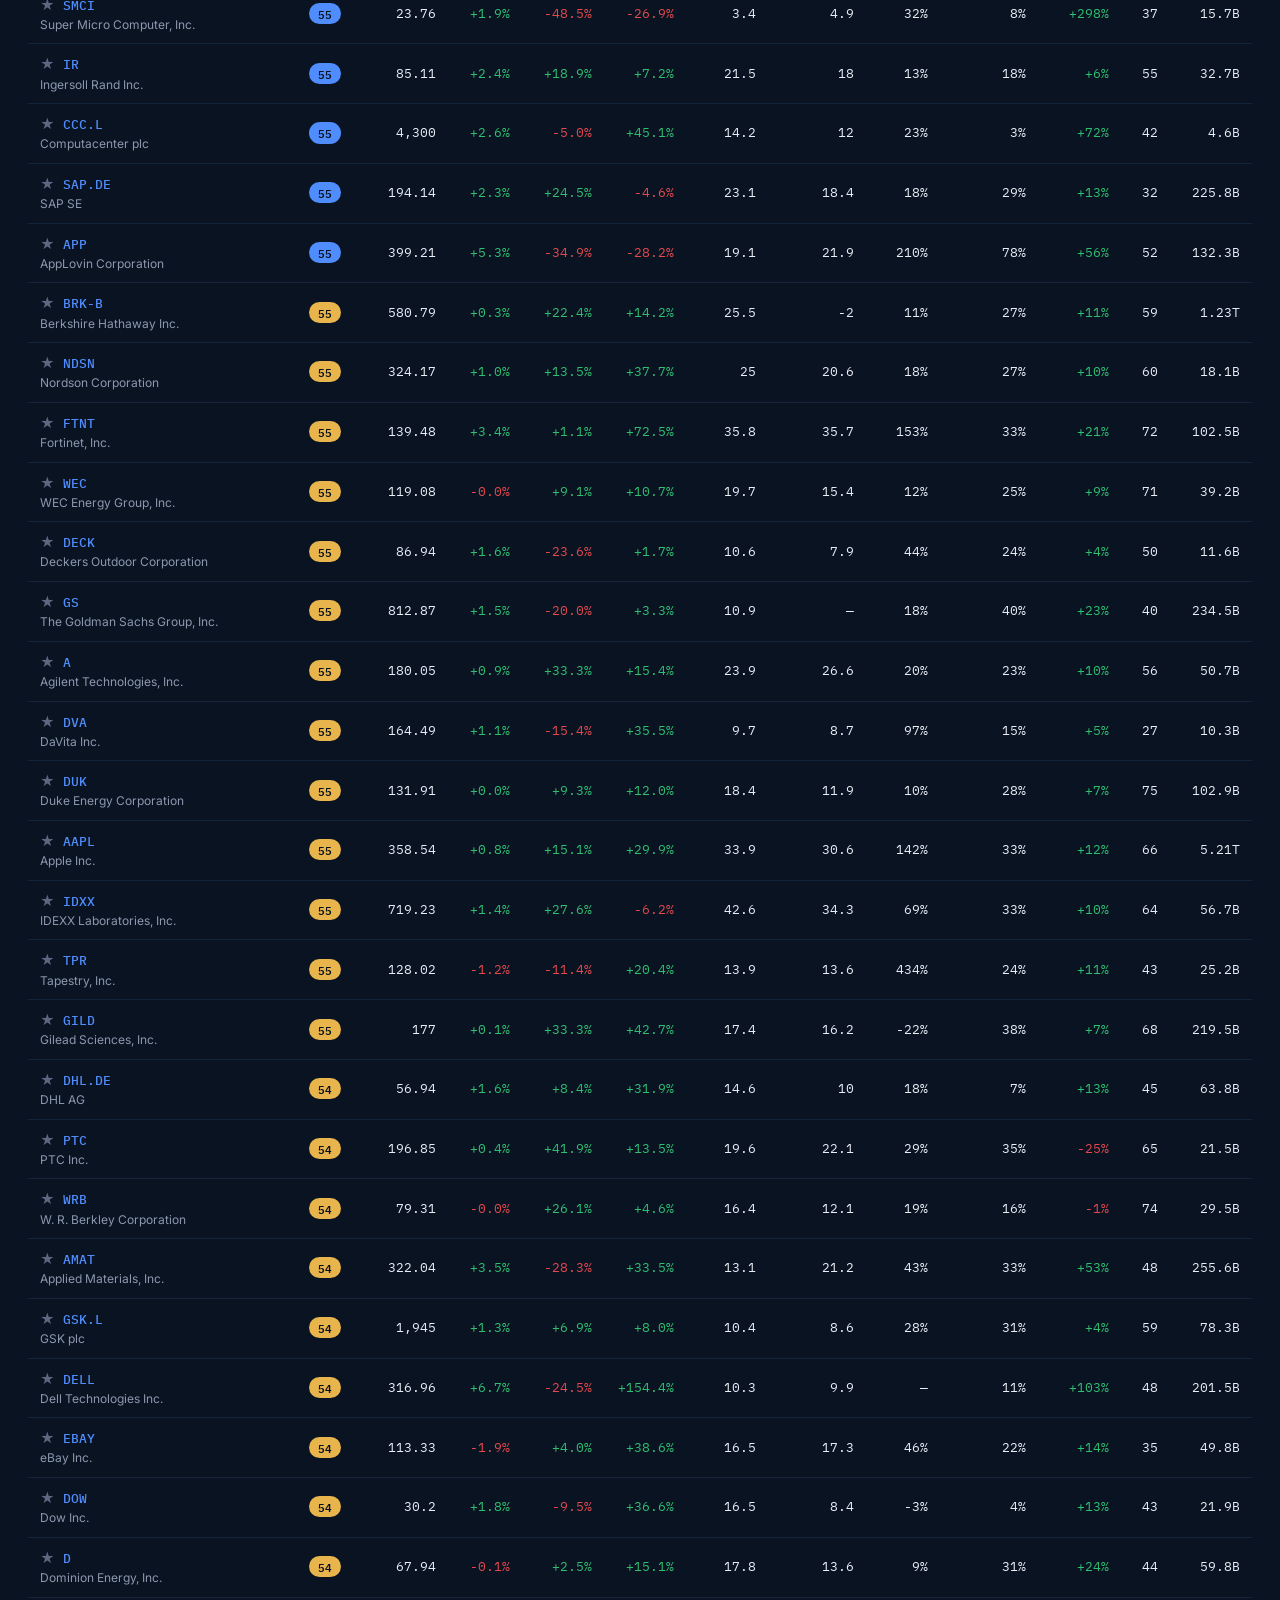
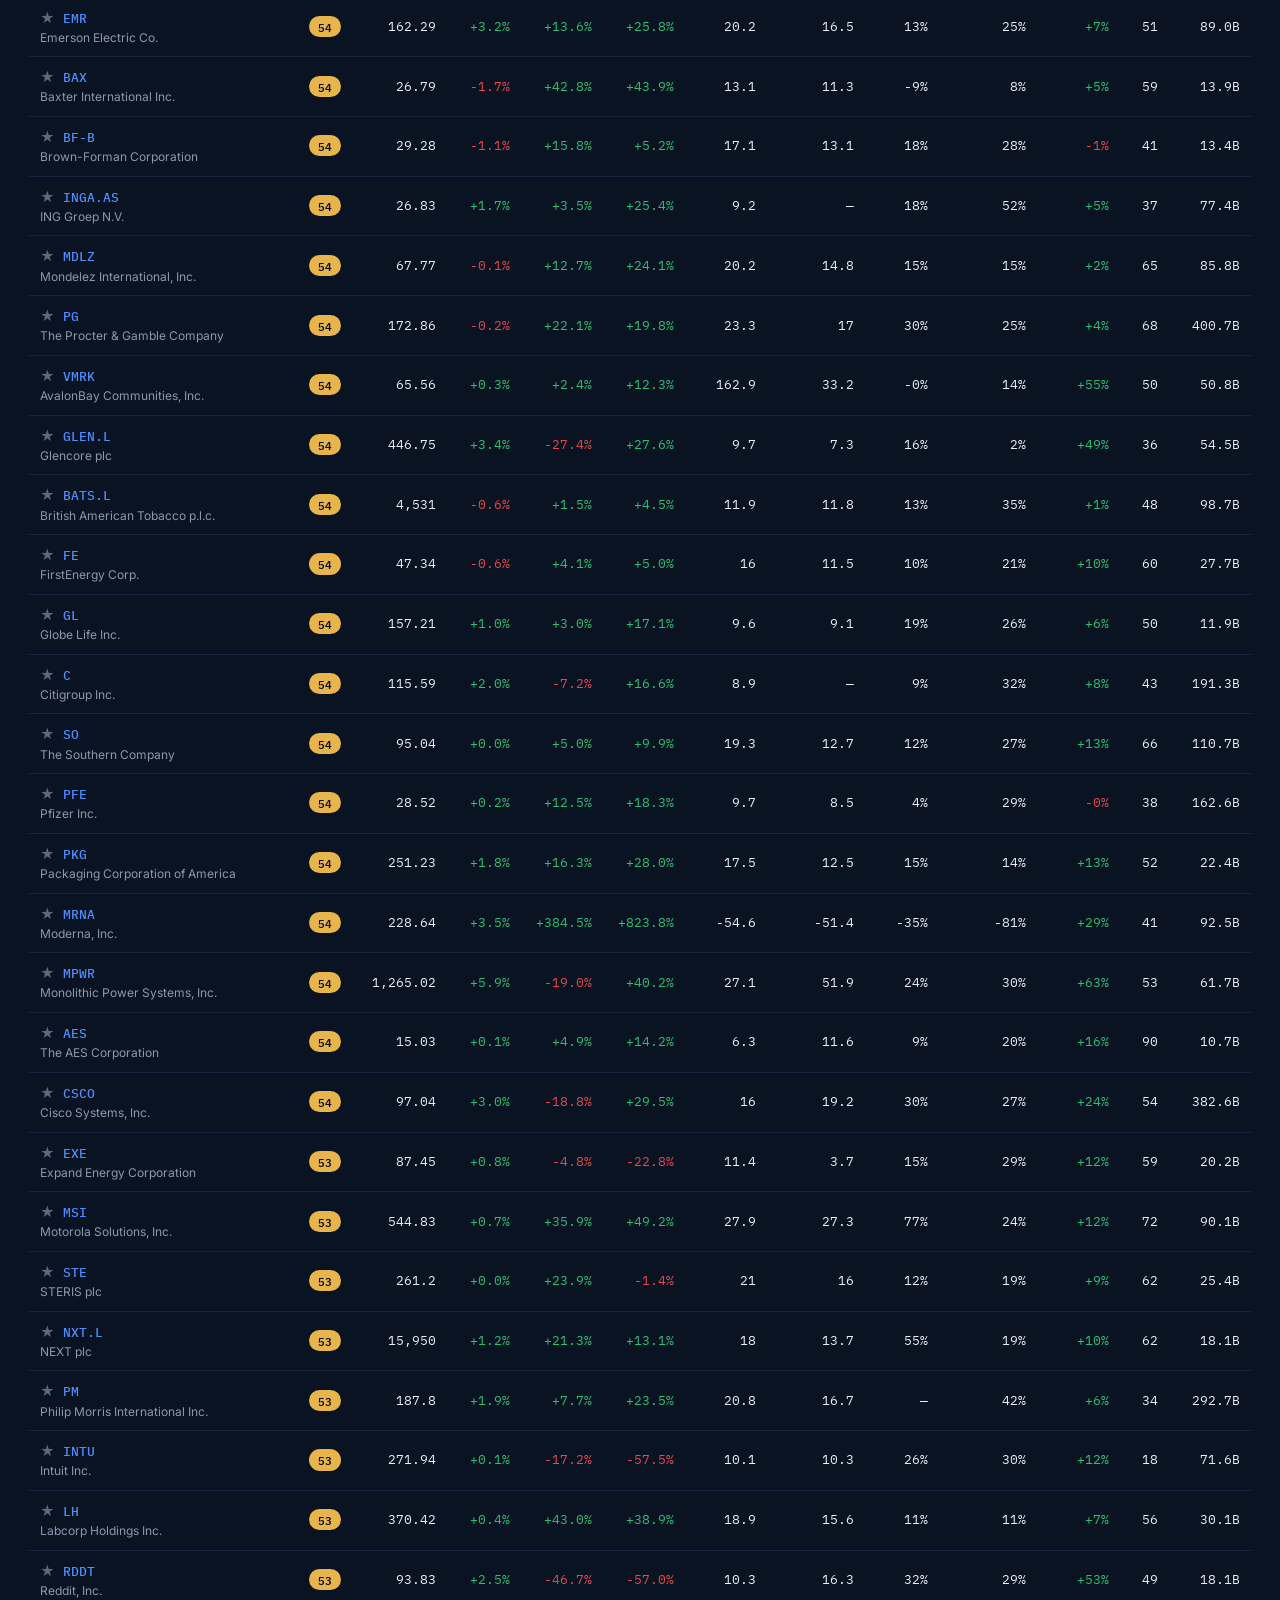
<file: screener.html>
<!DOCTYPE html>
<html lang="en">
<head>
<meta charset="UTF-8">
<meta name="viewport" content="width=device-width, initial-scale=1.0">
<link rel="preconnect" href="https://fonts.googleapis.com">
<link href="https://fonts.googleapis.com/css2?family=Newsreader:ital,wght@0,400;0,500;1,400;1,500&family=Inter:wght@400;500;600&family=IBM+Plex+Mono:wght@400;500&display=swap" rel="stylesheet">
<link rel="icon" type="image/svg+xml" href="assets/favicon.svg">
<meta property="og:type" content="website">
<meta property="og:title" content="Screener — Atlas Terminal">
<meta property="og:description" content="Explainable Opportunity Scores across ~650 global stocks.">
<meta property="og:url" content="https://gattusopierre01-cloud.github.io/atlas-terminal/screener.html">
<meta property="og:image" content="https://gattusopierre01-cloud.github.io/atlas-terminal/assets/og.png">
<meta property="og:image:width" content="1200">
<meta property="og:image:height" content="630">
<meta name="twitter:card" content="summary_large_image">
<meta name="twitter:title" content="Screener — Atlas Terminal">
<meta name="twitter:description" content="Explainable Opportunity Scores across ~650 global stocks.">
<meta name="twitter:image" content="https://gattusopierre01-cloud.github.io/atlas-terminal/assets/og.png">
<link rel="stylesheet" href="assets/style.css?v=14">
<title>Screener — Atlas Terminal</title>
</head>
<body>
<main class="wrap" style="max-width:1400px">
  <div class="eyebrow">Equity screener</div>
  <h1 class="display">Opportunity <em>scores.</em></h1>
  <p class="lede">Every stock in the S&amp;P 500, Nasdaq 100, FTSE 100 and Euro Stoxx 50, ranked by a transparent four-pillar score. Click any row for the full breakdown. <a href="methodology.html">How the score works →</a></p>
  <div id="banner"></div>
  <div class="controls">
    <input type="search" id="q" placeholder="Search ticker or company…">
    <select id="region"><option value="">All regions</option><option>US</option><option>UK</option><option>EU</option></select>
    <select id="sector"><option value="">All sectors</option></select>
    <select id="minscore"><option value="">Any score</option><option value="75">Score ≥ 75</option><option value="60">Score ≥ 60</option><option value="40">Score ≥ 40</option></select>
    <label class="small" style="display:flex;align-items:center;gap:6px;cursor:pointer"><input type="checkbox" id="watchonly"> ★ Watchlist only</label>
    <span class="small" id="count"></span>
  </div>
  <div style="overflow-x:auto">
  <table class="tbl" id="tbl">
    <thead><tr>
      <th data-k="ticker">Company</th><th data-k="score" class="sorted">Score ▾</th>
      <th data-k="last">Price</th><th data-k="r1d">1D</th><th data-k="r6m">6M</th><th data-k="r1y">1Y</th>
      <th data-k="fpe">Fwd P/E</th><th data-k="ev_ebitda">EV/EBITDA</th><th data-k="roe">ROE</th>
      <th data-k="op_margin">Op margin</th><th data-k="rev_growth">Rev gr.</th><th data-k="rsi">RSI</th><th data-k="mcap">Mkt cap</th>
    </tr></thead>
    <tbody id="rows"><tr><td colspan="13" class="skeleton">Loading universe…</td></tr></tbody>
  </table>
  </div>
</main>
<script src="assets/app.js?v=14"></script>
<script src="assets/atlas-ai.js?v=14"></script>
<script src="assets/screener.js?v=14"></script>
</body>
</html>
</file>
<file: assets/style.css>
/* ============ MacroPulse design system ============
   Palette: deep navy terminal · royal blue accent · market green/red
   Type: Newsreader (display serif) · Inter (body) · IBM Plex Mono (data)
*/
:root {
  --bg: #0a1322;
  --bg-deep: #060d18;
  --panel: #0f1b2e;
  --panel-2: #142238;
  --line: #1e3252;
  --ink: #e9eef6;
  --muted: #8b98ae;
  --faint: #5b6880;
  --blue: #2563eb;
  --blue-bright: #4f8dfd;
  --up: #2fbf71;
  --down: #e5484d;
  --amber: #e8b44c;
  --radius: 10px;
  --font-display: "Newsreader", Georgia, serif;
  --font-body: "Inter", -apple-system, sans-serif;
  --font-mono: "IBM Plex Mono", ui-monospace, monospace;
}
* { margin: 0; padding: 0; box-sizing: border-box; }
html { scroll-behavior: smooth; }
body {
  background: var(--bg); color: var(--ink);
  font-family: var(--font-body); font-size: 15px; line-height: 1.55;
  -webkit-font-smoothing: antialiased;
}
a { color: var(--blue-bright); text-decoration: none; }
a:hover { text-decoration: underline; }
:focus-visible { outline: 2px solid var(--blue-bright); outline-offset: 2px; }

/* ---------- top navigation ---------- */
.nav {
  position: sticky; top: 0; z-index: 50;
  display: flex; align-items: center; gap: 28px;
  padding: 14px 28px;
  background: color-mix(in srgb, var(--bg-deep) 88%, transparent);
  backdrop-filter: blur(12px);
  border-bottom: 1px solid var(--line);
}
.nav .wordmark {
  font-family: var(--font-display); font-weight: 500; font-style: italic;
  font-size: 22px; letter-spacing: .01em; color: var(--ink);
}
.nav .wordmark span { color: var(--blue-bright); }
.nav .links { display: flex; gap: 22px; margin-left: 10px; }
.nav .links a {
  color: var(--muted); font-size: 13.5px; font-weight: 500;
  letter-spacing: .04em; text-transform: uppercase;
}
.nav .links a:hover { color: var(--ink); text-decoration: none; }
.nav .links a.active { color: var(--blue-bright); }
.nav .updated { margin-left: auto; font-family: var(--font-mono); font-size: 11px; color: var(--faint); }

/* ---------- ticker tape ---------- */
.tape { overflow: hidden; border-bottom: 1px solid var(--line); background: var(--bg-deep); }
.tape-inner {
  display: inline-flex; gap: 40px; white-space: nowrap; padding: 8px 0;
  animation: tape-scroll 60s linear infinite; will-change: transform;
}
.tape:hover .tape-inner { animation-play-state: paused; }
@keyframes tape-scroll { from { transform: translateX(0); } to { transform: translateX(-50%); } }
.tape .item { font-family: var(--font-mono); font-size: 12.5px; color: var(--muted); }
.tape .item b { color: var(--ink); font-weight: 500; }
.up { color: var(--up) !important; }
.down { color: var(--down) !important; }
@media (prefers-reduced-motion: reduce) {
  .tape-inner { animation: none; }
  * { transition: none !important; }
}

/* ---------- layout primitives ---------- */
.wrap { max-width: 1240px; margin: 0 auto; padding: 34px 28px 90px; }
.eyebrow {
  font-family: var(--font-mono); font-size: 11.5px; letter-spacing: .14em;
  text-transform: uppercase; color: var(--blue-bright); margin-bottom: 10px;
}
h1.display {
  font-family: var(--font-display); font-weight: 400; font-size: clamp(34px, 5vw, 56px);
  line-height: 1.08; letter-spacing: -.01em; margin-bottom: 14px;
}
h1.display em { font-style: italic; color: var(--blue-bright); }
.lede { color: var(--muted); font-size: 16.5px; max-width: 640px; }
h2.section {
  font-family: var(--font-display); font-weight: 400; font-size: 27px;
  margin: 46px 0 18px; padding-top: 8px;
}
.grid { display: grid; gap: 16px; }
.g2 { grid-template-columns: repeat(auto-fit, minmax(300px, 1fr)); }
.g3 { grid-template-columns: repeat(auto-fit, minmax(240px, 1fr)); }
.g4 { grid-template-columns: repeat(auto-fit, minmax(200px, 1fr)); }

.card {
  background: var(--panel); border: 1px solid var(--line); border-radius: var(--radius);
  padding: 18px 20px; transition: border-color .18s, transform .18s;
}
.card.link:hover { border-color: var(--blue); transform: translateY(-2px); cursor: pointer; }
.card .k { font-size: 12px; color: var(--muted); letter-spacing: .03em; margin-bottom: 3px; }
.card .v { font-family: var(--font-mono); font-size: 21px; font-weight: 500; }
.card .sub { font-family: var(--font-mono); font-size: 12px; color: var(--muted); margin-top: 2px; }

.mono { font-family: var(--font-mono); }
.small { font-size: 12.5px; color: var(--muted); }
.pill {
  display: inline-block; font-family: var(--font-mono); font-size: 11px;
  padding: 2px 9px; border-radius: 20px; border: 1px solid var(--line);
  color: var(--muted); margin-right: 6px;
}
.score-pill { border: none; font-weight: 600; color: #06101e; }

/* ---------- tables ---------- */
.tbl { width: 100%; border-collapse: collapse; font-size: 13.5px; }
.tbl th {
  text-align: right; font-family: var(--font-mono); font-size: 10.5px;
  text-transform: uppercase; letter-spacing: .1em; color: var(--faint);
  padding: 10px 12px; border-bottom: 1px solid var(--line);
  cursor: pointer; user-select: none; white-space: nowrap;
  background: var(--bg);
}
.tbl th:first-child, .tbl td:first-child { text-align: left; }
.tbl th.sorted { color: var(--blue-bright); }
.tbl td {
  text-align: right; padding: 9px 12px; border-bottom: 1px solid
  color-mix(in srgb, var(--line) 55%, transparent);
  font-family: var(--font-mono); font-size: 13px; white-space: nowrap;
}
.tbl td.name-cell { font-family: var(--font-body); }
.tbl tr.row:hover { background: var(--panel); cursor: pointer; }
.tbl .tk { color: var(--blue-bright); font-family: var(--font-mono); font-weight: 500; }
.tbl .co { color: var(--muted); font-size: 12px; display: block; max-width: 220px;
  overflow: hidden; text-overflow: ellipsis; }

/* ---------- forms ---------- */
.controls { display: flex; flex-wrap: wrap; gap: 10px; margin: 18px 0 14px; align-items: center; }
input[type="search"], select {
  background: var(--panel); color: var(--ink); border: 1px solid var(--line);
  border-radius: 8px; padding: 9px 13px; font-family: var(--font-body); font-size: 13.5px;
}
input[type="search"] { min-width: 230px; }
input[type="search"]::placeholder { color: var(--faint); }
select:hover, input:hover { border-color: var(--blue); }

/* ---------- globe page ---------- */
.hero-globe { position: relative; height: calc(100vh - 98px); min-height: 560px; overflow: hidden; background: var(--bg-deep); }
#globe { position: absolute; inset: 0; }
.hero-copy { position: absolute; top: 7%; left: 5%; z-index: 5; max-width: 520px; pointer-events: none; }
.hero-copy .lede { font-size: 15.5px; }
.hero-hint {
  position: absolute; bottom: 26px; left: 5%; z-index: 5;
  font-family: var(--font-mono); font-size: 12px; color: var(--faint);
}
.hero-hint .dot { display: inline-block; width: 7px; height: 7px; border-radius: 50%;
  background: var(--blue-bright); margin-right: 8px; animation: pulse 2s infinite; }
@keyframes pulse { 0%,100% { opacity: 1; } 50% { opacity: .3; } }

.country-panel {
  position: absolute; top: 0; right: 0; height: 100%; width: min(440px, 92vw); z-index: 10;
  background: color-mix(in srgb, var(--panel) 94%, transparent);
  backdrop-filter: blur(14px); border-left: 1px solid var(--line);
  transform: translateX(103%); transition: transform .35s cubic-bezier(.2,.8,.2,1);
  overflow-y: auto; padding: 26px 26px 40px;
}
.country-panel.open { transform: translateX(0); }
.country-panel h2 { font-family: var(--font-display); font-weight: 400; font-size: 30px; margin-bottom: 2px; }
.country-panel .close {
  position: absolute; top: 18px; right: 18px; background: none; border: 1px solid var(--line);
  color: var(--muted); border-radius: 8px; width: 32px; height: 32px; cursor: pointer; font-size: 15px;
}
.country-panel .close:hover { color: var(--ink); border-color: var(--blue); }
.ind-row { display: flex; align-items: center; justify-content: space-between; gap: 12px;
  padding: 11px 0; border-bottom: 1px solid color-mix(in srgb, var(--line) 60%, transparent); }
.ind-row .lbl { font-size: 13px; color: var(--muted); }
.ind-row .val { font-family: var(--font-mono); font-size: 15px; }
.ind-row .yr { font-family: var(--font-mono); font-size: 10.5px; color: var(--faint); }
.cb-card { background: var(--panel-2); border: 1px solid var(--line); border-radius: var(--radius);
  padding: 14px 16px; margin: 16px 0; }
.news-item { display:flex; gap:11px; padding: 10px 4px; border-bottom: 1px solid color-mix(in srgb, var(--line) 60%, transparent);
  border-radius:8px; transition: background .15s; }
.news-item:hover { background: color-mix(in srgb, var(--panel-2) 70%, transparent); }
.news-item a { color: var(--ink); font-size: 13.5px; line-height: 1.4; display: block; }
.news-item a:hover { color: var(--blue-bright); }
.news-item .src { display:flex; align-items:center; gap:6px; font-family: var(--font-mono); font-size: 11px; color: var(--faint); margin-top: 4px; }
.news-item .nbody { min-width:0; flex:1 }
.nfav { width:14px; height:14px; border-radius:3px; opacity:.85 }
.t1badge { color: var(--blue-bright); font-size:8px }
.news-item.t1 a { font-weight:500 }
.nthumb { width:74px; height:56px; object-fit:cover; border-radius:8px; border:1px solid var(--line); flex-shrink:0 }

/* ---------- heatmap / movers ---------- */
.heat { display: grid; grid-template-columns: repeat(auto-fill, minmax(150px, 1fr)); gap: 10px; }
.heat .tile { border-radius: 8px; padding: 13px 14px; border: 1px solid var(--line); }
.heat .tile .n { font-size: 12px; opacity: .9; }
.heat .tile .p { font-family: var(--font-mono); font-size: 18px; font-weight: 600; margin-top: 3px; }

/* ---------- company page ---------- */
.co-head { display: flex; flex-wrap: wrap; align-items: baseline; gap: 14px; margin-bottom: 4px; }
.co-head h1 { font-family: var(--font-display); font-weight: 400; font-size: 40px; }
.score-ring { display: flex; align-items: center; gap: 18px; }
.pillar { margin: 10px 0; }
.pillar .bar-bg { height: 7px; background: var(--panel-2); border-radius: 4px; overflow: hidden; }
.pillar .bar { height: 100%; background: var(--blue); border-radius: 4px; transition: width .8s cubic-bezier(.2,.8,.2,1); }
.pillar .row { display: flex; justify-content: space-between; font-size: 12.5px; color: var(--muted); margin-bottom: 4px; }
.reason { display: flex; gap: 10px; padding: 9px 0; font-size: 14px;
  border-bottom: 1px solid color-mix(in srgb, var(--line) 55%, transparent); }
.reason .ic { color: var(--up); font-family: var(--font-mono); }
.reason.warn .ic { color: var(--amber); }

.btn { background:var(--blue); color:#fff; border:none; border-radius:8px; padding:10px 22px;
  font-family:var(--font-body); font-weight:600; font-size:14px; cursor:pointer }
.btn:hover{ background:var(--blue-bright) } .btn.ghost{ background:transparent;border:1px solid var(--line);color:var(--muted) }
.btn.ghost:hover{ color:var(--ink);border-color:var(--blue) }
a.btn { text-decoration:none; display:inline-block }
a.btn:hover { text-decoration:none }

/* ---------- misc ---------- */
.banner {
  background: var(--panel-2); border: 1px solid var(--line); border-left: 3px solid var(--amber);
  border-radius: var(--radius); padding: 13px 17px; font-size: 13.5px; color: var(--muted); margin: 18px 0;
}
footer.site {
  border-top: 1px solid var(--line); margin-top: 70px; padding: 26px 28px;
  font-size: 12.5px; color: var(--faint); text-align: center;
}
.skeleton { color: var(--faint); font-family: var(--font-mono); font-size: 13px; padding: 30px 0; }
svg.spark { display: block; }

@media (max-width: 720px) {
  .nav { gap: 14px; padding: 12px 16px; flex-wrap: wrap; }
  .nav .updated { display: none; }
  .wrap { padding: 24px 16px 70px; }
  .hero-copy { max-width: 88%; }
}

/* ---------- command palette ---------- */
.kbtn { margin-left:14px; background:var(--panel); border:1px solid var(--line); color:var(--muted);
  border-radius:7px; font-family:var(--font-mono); font-size:11.5px; padding:5px 10px; cursor:pointer }
.kbtn:hover { color:var(--ink); border-color:var(--blue) }
#mp-pal { position:fixed; inset:0; z-index:200; display:none }
#mp-pal.open { display:block }
#mp-pal .pal-back { position:absolute; inset:0; background:rgba(4,9,17,.72); backdrop-filter:blur(3px) }
#mp-pal .pal-box { position:relative; max-width:560px; margin:12vh auto 0; background:var(--panel);
  border:1px solid var(--line); border-radius:12px; overflow:hidden; box-shadow:0 30px 80px rgba(0,0,0,.6) }
#pal-in { width:100%; background:var(--panel-2); border:none; border-bottom:1px solid var(--line);
  color:var(--ink); padding:16px 18px; font-size:15px; font-family:var(--font-body); outline:none }
#pal-res a { display:flex; align-items:center; gap:10px; padding:11px 16px; color:var(--ink);
  font-size:13.5px; border-bottom:1px solid color-mix(in srgb, var(--line) 45%, transparent) }
#pal-res a:hover { background:var(--panel-2); text-decoration:none }
.pal-k { font-family:var(--font-mono); font-size:10px; text-transform:uppercase; letter-spacing:.1em;
  color:var(--faint); width:38px }
.pal-s { font-family:var(--font-mono); font-size:11px; font-weight:600; color:#06101e;
  border-radius:10px; padding:1px 8px; margin-left:auto }
.pal-none { padding:18px; color:var(--faint); font-size:13px }

/* ---------- home scene ---------- */
.scene { position:relative; height:calc(100vh - 98px); min-height:600px; overflow:hidden; background:#050a14 }
.scene .photo { position:absolute; inset:-4%; background-size:cover; background-position:center 30%;
  filter:brightness(.5) saturate(.85); transition:transform .15s ease-out; will-change:transform }
.scene .scrim { position:absolute; inset:0;
  background:linear-gradient(180deg, rgba(6,13,24,.82) 0%, rgba(10,19,34,.35) 45%, rgba(5,10,20,.96) 96%) }
.scene .stars { position:absolute; inset:0 }
.sky-layer { position:absolute; left:0; right:0; bottom:0; transition:transform .15s ease-out; will-change:transform }
.tower { cursor:pointer }
.tower:hover .glass { opacity:.95 }
.tower .win { animation: winflick var(--fd, 7s) infinite }
@keyframes winflick { 0%,92%,100%{opacity:var(--wo,.8)} 96%{opacity:.15} }
.beacon { animation: beaconpulse 2.4s ease-in-out infinite }
@keyframes beaconpulse { 0%,100%{opacity:.25} 50%{opacity:1} }
.scene-copy { position:absolute; top:9%; left:6%; z-index:8; max-width:600px; pointer-events:none }
.scene-copy .lede, .scene-copy .eyebrow, .scene-copy h1 { pointer-events:auto }
.scene-status { position:absolute; top:11%; right:6%; z-index:8; text-align:right;
  font-family:var(--font-mono); font-size:12px; color:var(--muted) }
.scene-status .st { font-size:14px; color:var(--ink) } .scene-status .open-dot { color:var(--up) }
.moon-wrap { position:absolute; top:13%; right:22%; z-index:6; width:170px; height:170px;
  border-radius:50%; overflow:hidden; cursor:pointer; box-shadow:0 0 60px rgba(37,99,235,.35), inset 0 0 30px rgba(0,0,0,.6);
  transition:transform .3s, box-shadow .3s }
.moon-wrap:hover { transform:scale(1.06); box-shadow:0 0 90px rgba(79,141,253,.5), inset 0 0 30px rgba(0,0,0,.6) }
.moon-hint { position:absolute; top:calc(13% + 178px); right:22%; z-index:6; font-family:var(--font-mono);
  font-size:10.5px; color:var(--faint); width:170px; text-align:center }
.tip { position:absolute; z-index:20; background:var(--panel); border:1px solid var(--line); border-radius:8px;
  padding:8px 12px; font-family:var(--font-mono); font-size:12px; pointer-events:none; display:none; white-space:nowrap }
.tip b { display:block; font-size:12.5px }
.fold { position:absolute; bottom:18px; left:50%; transform:translateX(-50%); z-index:8;
  color:var(--faint); font-family:var(--font-mono); font-size:11px; animation:pulse 2.5s infinite }
.reveal { opacity:0; transform:translateY(26px); transition:opacity .7s, transform .7s }
.reveal.in { opacity:1; transform:none }
@media (prefers-reduced-motion: reduce){ .reveal{opacity:1; transform:none} .tower .win, .beacon{animation:none} }
@media (max-width:820px){ .moon-wrap{ width:110px; height:110px; right:8%; top:10% } .moon-hint{ display:none }
  .scene-status{ top:auto; bottom:14%; right:6% } }

/* ============ Landing scene ============ */
.scene { position:relative; height:calc(100vh - 98px); min-height:600px; overflow:hidden; background:var(--bg-deep); }
.sky { position:absolute; inset:0; transition: background 2s; }
.sky.night { background: linear-gradient(180deg,#050b16 0%,#0a1626 45%,#12233c 78%,#1d3557 100%); }
.sky.dawn { background: linear-gradient(180deg,#0a1220 0%,#182a47 40%,#4a3a5c 75%,#b46a5a 100%); }
.sky.open { background: linear-gradient(180deg,#081120 0%,#12233e 45%,#1e3a66 80%,#2b4d84 100%); }
.stars { position:absolute; inset:0 0 30% 0; pointer-events:none; }
.stars span { position:absolute; width:2px; height:2px; border-radius:50%; background:#cfe0ff; animation: tw 3s infinite; }
@keyframes tw { 0%,100%{opacity:.85} 50%{opacity:.15} }
.photo-far { position:absolute; inset:auto 0 0 0; height:84%; background-size:cover; background-position:center 58%;
  opacity:0; filter:saturate(.9) brightness(.72); mask-image:linear-gradient(180deg,transparent,black 16%);
  -webkit-mask-image:linear-gradient(180deg,transparent,black 16%); transition:opacity 1.2s; will-change:transform; }
.photo-far.on { opacity:.92; }
.photo-lights { position:absolute; inset:38% 0 6% 0; pointer-events:none; will-change:transform; }
.photo-lights span { position:absolute; width:3px; height:3px; border-radius:50%;
  background:#ffd98a; box-shadow:0 0 6px 1px rgba(255,205,120,.7); animation:citytw 4s infinite; }
.photo-lights span.b { background:#9fd0ff; box-shadow:0 0 6px 1px rgba(140,190,255,.65); }
@keyframes citytw { 0%,100%{opacity:.85} 50%{opacity:.05} }
.hud { position:absolute; inset:0; pointer-events:none; will-change:transform; }
.hud .pin { position:absolute; transform:translateX(-50%); pointer-events:auto; cursor:pointer;
  display:flex; flex-direction:column; align-items:center; animation:hudfloat 6s ease-in-out infinite; }
@keyframes hudfloat { 0%,100%{transform:translate(-50%,0)} 50%{transform:translate(-50%,-7px)} }
.hud .chip { font-family:var(--font-mono); font-size:11.5px; white-space:nowrap;
  background:color-mix(in srgb, var(--bg-deep) 72%, transparent); border:1px solid var(--line);
  border-radius:16px; padding:5px 12px; color:var(--ink); backdrop-filter:blur(6px);
  transition:border-color .2s, background .2s; }
.hud .pin:hover .chip { border-color:var(--blue-bright); background:color-mix(in srgb, var(--panel) 92%, transparent); }
.hud .stem { width:1px; height:52px; background:linear-gradient(180deg, var(--blue-bright), transparent); opacity:.55; }
.hud .node { width:7px; height:7px; border-radius:50%; background:var(--blue-bright);
  box-shadow:0 0 10px 2px rgba(79,141,253,.8); animation:pulse 2.6s infinite; }
@media (prefers-reduced-motion: reduce){ .hud .pin, .photo-lights span { animation:none } }
@media (max-width:820px){ .hud .chip{ font-size:10px; padding:4px 8px } .hud .stem{ height:34px } }
.layer { position:absolute; left:-3%; right:-3%; bottom:0; pointer-events:none; will-change:transform; }
.layer svg { display:block; width:100%; }
.l-front { pointer-events:auto; }
.haze { position:absolute; inset:auto 0 0 0; height:46%; pointer-events:none;
  background:linear-gradient(180deg,transparent, rgba(10,19,34,.35) 55%, rgba(6,13,24,.75)); }
.moon-earth { position:absolute; top:8%; right:26%; width:110px; height:110px; border-radius:50%; cursor:pointer;
  z-index:4; transition:transform .4s; will-change:transform; }
.moon-earth:hover { transform:scale(1.12); }
.moon-tex { position:absolute; inset:0; border-radius:50%; background:url('https://unpkg.com/three-globe/example/img/earth-night.jpg');
  background-size:230px 115px; background-repeat:repeat-x; animation: spin 38s linear infinite;
  box-shadow: inset -18px -10px 34px rgba(0,0,0,.85), inset 6px 6px 18px rgba(120,170,255,.18); }
@keyframes spin { from{background-position-x:0} to{background-position-x:-230px} }
.moon-glow { position:absolute; inset:-16px; border-radius:50%; pointer-events:none;
  background:radial-gradient(circle, rgba(79,141,253,.24), transparent 68%); }
.scene-copy { position:absolute; top:12%; left:6%; z-index:5; max-width:480px; }
.scene-cta { display:flex; gap:10px; margin-top:18px; }
.kbd { font-family:var(--font-mono); font-size:12px; border:1px solid var(--line); border-bottom-width:2px;
  border-radius:5px; padding:1px 7px; background:var(--panel); }
.mkt-clock { position:absolute; top:20px; right:22px; z-index:5; font-family:var(--font-mono); font-size:12px;
  color:var(--muted); background:color-mix(in srgb, var(--bg-deep) 75%, transparent); border:1px solid var(--line);
  border-radius:20px; padding:6px 14px; backdrop-filter:blur(6px); }
.mkt-clock .dot { display:inline-block; width:8px; height:8px; border-radius:50%; margin-right:8px; vertical-align:0; }
.mkt-clock .dot.on { background:var(--up); box-shadow:0 0 8px var(--up); animation:pulse 2s infinite; }
.mkt-clock .dot.off { background:var(--faint); }
.mkt-clock .dot.pre { background:var(--amber); animation:pulse 2.4s infinite; }
.tower-tip { position:absolute; z-index:8; background:var(--panel); border:1px solid var(--blue); border-radius:8px;
  padding:8px 12px; font-family:var(--font-mono); font-size:12.5px; pointer-events:none; transform:translate(-50%,-115%); }
.tower-tip b { display:block; font-family:var(--font-body); font-size:13px; }
.led-band { position:absolute; bottom:0; left:0; right:0; z-index:6; background:#04070d;
  border-top:2px solid #1a2c49; overflow:hidden; padding:7px 0; }
.led-inner { display:inline-flex; gap:44px; white-space:nowrap; animation:tape-scroll 55s linear infinite;
  font-family:var(--font-mono); font-size:13px; letter-spacing:.06em; color:#e8b44c;
  text-shadow:0 0 6px rgba(232,180,76,.6); }
.led-inner .u { color:#3ee98a; text-shadow:0 0 6px rgba(62,233,138,.65); }
.led-inner .d { color:#ff5a5f; text-shadow:0 0 6px rgba(255,90,95,.65); }
.led-band:hover .led-inner { animation-play-state:paused; }
.fold-card { min-height:150px; }
.tower { cursor:pointer; }
.tower rect.body { transition: filter .2s; }
.tower:hover rect.body { filter:brightness(1.5); }
@media (max-width:720px){ .moon-earth{ width:74px;height:74px; right:7%; top:7% } .scene-copy{ max-width:86% } }

/* ============ Command palette ============ */
.cmdk { position:fixed; inset:0; z-index:200; background:rgba(4,8,15,.72); backdrop-filter:blur(4px);
  display:flex; align-items:flex-start; justify-content:center; padding-top:14vh; }
.cmdk[hidden]{ display:none }
.cmdk .box { width:min(620px,92vw); background:var(--panel); border:1px solid var(--line); border-radius:14px;
  overflow:hidden; box-shadow:0 30px 80px rgba(0,0,0,.6); }
.cmdk input { width:100%; background:transparent; border:none; outline:none; color:var(--ink);
  font:15px var(--font-body); padding:16px 18px; border-bottom:1px solid var(--line); }
.cmdk .res { max-height:44vh; overflow-y:auto; }
.cmdk .item { display:flex; justify-content:space-between; gap:12px; padding:11px 18px; cursor:pointer; font-size:13.5px; }
.cmdk .item .cat { font-family:var(--font-mono); font-size:10.5px; color:var(--faint); text-transform:uppercase; letter-spacing:.1em; }
.cmdk .item.sel, .cmdk .item:hover { background:var(--panel-2); }
.cmdk .hint { padding:9px 18px; font-family:var(--font-mono); font-size:10.5px; color:var(--faint);
  border-top:1px solid var(--line); }

/* ============ Morning Brief ============ */
.brief-date { font-family:var(--font-mono); font-size:12px; color:var(--blue-bright); letter-spacing:.14em; text-transform:uppercase; }
.lane { margin-top:8px; }
.lane .news-item a { font-size:14px; }
.scoreboard .card { padding:13px 16px; }
.brief-config { display:flex; gap:8px; align-items:center; }

/* ============ Atlas assistant ============ */
#atlas-orb { position:fixed; right:24px; bottom:24px; z-index:180; width:64px; height:64px; border-radius:50%;
  border:none; background:radial-gradient(circle, rgba(9,20,38,.92) 30%, rgba(9,20,38,.4) 60%, transparent 72%);
  cursor:pointer; filter:drop-shadow(0 0 18px rgba(64,205,255,.35)); }
#atlas-orb .ring { position:absolute; border-radius:50%; border:1.5px dashed rgba(88,214,255,.75); }
#atlas-orb .r1 { inset:2px; border-width:2px; border-style:solid; border-color:rgba(88,214,255,.28);
  border-top-color:rgba(120,230,255,.95); animation:orb-spin 3.4s linear infinite; }
#atlas-orb .r2 { inset:8px; border-color:rgba(88,214,255,.55); animation:orb-spin 7s linear infinite reverse; }
#atlas-orb .r3 { inset:14px; border-style:dotted; border-color:rgba(88,214,255,.4); animation:orb-spin 11s linear infinite; }
#atlas-orb .core { position:absolute; inset:21px; border-radius:50%;
  background:radial-gradient(circle at 42% 36%, #d8f6ff 0%, #6fe0ff 32%, #1791c9 68%, #0a3a5c 100%);
  box-shadow:0 0 14px 4px rgba(90,220,255,.65), inset 0 0 8px rgba(255,255,255,.5);
  animation:orb-breathe 3.6s ease-in-out infinite; }
#atlas-orb:hover { filter:drop-shadow(0 0 26px rgba(90,220,255,.6)); }
#atlas-orb.busy .r1 { animation-duration:.8s } #atlas-orb.busy .r2 { animation-duration:1.4s }
#atlas-orb.busy .core { animation-duration:1s; box-shadow:0 0 22px 7px rgba(120,230,255,.85), inset 0 0 10px rgba(255,255,255,.7) }
@keyframes orb-spin { to { transform:rotate(360deg) } }
@keyframes orb-breathe { 0%,100%{transform:scale(1)} 50%{transform:scale(.88)} }
@media (prefers-reduced-motion: reduce){ #atlas-orb .ring, #atlas-orb .core { animation:none } }

#atlas-chat { position:fixed; right:24px; bottom:92px; z-index:190; width:min(400px, 94vw); max-height:min(560px, 74vh);
  display:flex; flex-direction:column; background:var(--panel); border:1px solid var(--line); border-radius:14px;
  box-shadow:0 26px 70px rgba(0,0,0,.6); overflow:hidden }
#atlas-chat[hidden]{ display:none }
.ac-head { display:flex; justify-content:space-between; align-items:center; padding:11px 14px; border-bottom:1px solid var(--line); background:var(--bg-deep) }
.ac-title { font-family:var(--font-display); font-style:italic; font-size:17px }
.ac-dot { display:inline-block; width:8px; height:8px; border-radius:50%; background:var(--blue-bright); margin-right:8px; animation:pulse 2.4s infinite }
.ac-ic { background:none; border:1px solid var(--line); color:var(--muted); border-radius:7px; min-width:28px; height:28px; cursor:pointer; font-size:13px }
.ac-ic:hover { color:var(--ink); border-color:var(--blue) }
.ac-ic.live { border-color:var(--down); color:var(--down); animation:pulse 1s infinite }
.ac-msgs { flex:1; overflow-y:auto; padding:12px 14px; display:flex; flex-direction:column; gap:9px; min-height:120px }
.ac-m { font-size:13.5px; line-height:1.5; padding:9px 12px; border-radius:10px; max-width:92%; white-space:pre-wrap }
.ac-m.me { align-self:flex-end; background:var(--blue); color:#fff }
.ac-m.ai { align-self:flex-start; background:var(--panel-2); border:1px solid var(--line) }
.ac-m.sys { align-self:center; color:var(--faint); font-family:var(--font-mono); font-size:11px; padding:2px 6px }
.ac-cursor { animation:pulse .8s infinite }
.ac-settings { padding:12px 14px; border-top:1px solid var(--line); background:var(--bg-deep) }
.ac-settings input, .ac-settings select { width:100%; margin-top:6px; background:var(--panel); border:1px solid var(--line);
  color:var(--ink); border-radius:8px; padding:8px 11px; font-size:13px }
.ac-inrow { display:flex; gap:8px; padding:11px 12px; border-top:1px solid var(--line); background:var(--bg-deep) }
.ac-inrow input { flex:1; background:var(--panel); border:1px solid var(--line); color:var(--ink); border-radius:9px; padding:9px 12px; font-size:13.5px }

/* ---------- globe heatmap chips ---------- */
.heat-chips { position:absolute; bottom:24px; right:22px; z-index:6; display:flex; gap:7px; align-items:center;
  background:color-mix(in srgb, var(--bg-deep) 78%, transparent); border:1px solid var(--line);
  border-radius:22px; padding:7px 12px; backdrop-filter:blur(6px) }
.heat-chips button { background:none; border:1px solid var(--line); color:var(--muted); border-radius:14px;
  padding:4px 11px; font:11.5px var(--font-mono); cursor:pointer }
.heat-chips button:hover { color:var(--ink); border-color:var(--blue) }
.heat-chips button.on { background:var(--blue); border-color:var(--blue); color:#fff }
.heat-legend { font:10.5px var(--font-mono); color:var(--muted); margin-left:4px }
@media (max-width:720px){ .heat-chips { left:12px; right:12px; bottom:70px; flex-wrap:wrap } }

/* ============ Holo portals ============ */
.portals { position:absolute; right:4.5%; top:24%; z-index:6; display:flex; flex-direction:column; gap:16px;
  perspective:900px; will-change:transform; }
.portal { position:relative; width:238px; padding:13px 16px 12px; border-radius:14px; cursor:pointer;
  background:linear-gradient(160deg, rgba(16,30,54,.72), rgba(9,18,34,.55));
  border:1px solid rgba(88,160,255,.28); backdrop-filter:blur(9px);
  transform-style:preserve-3d; transition:transform .18s ease-out, border-color .2s, box-shadow .2s;
  animation:portal-in .8s cubic-bezier(.2,.8,.2,1) both, portal-float 7s ease-in-out infinite; }
.portal:nth-child(2){ animation-delay:.12s, 1.4s } .portal:nth-child(3){ animation-delay:.24s, 2.8s } .portal:nth-child(4){ animation-delay:.36s, 4.2s }
@keyframes portal-in { from{ opacity:0; transform:translateX(46px) rotateY(-14deg) } to{ opacity:1; transform:none } }
@keyframes portal-float { 0%,100%{ margin-top:0 } 50%{ margin-top:-6px } }
.portal:hover { border-color:rgba(120,220,255,.85); box-shadow:0 0 26px rgba(80,180,255,.28), inset 0 0 20px rgba(80,180,255,.06); }
.portal .p-k { font-family:var(--font-mono); font-size:10px; letter-spacing:.16em; text-transform:uppercase;
  color:#79c6ff; display:flex; justify-content:space-between; align-items:center }
.portal .p-k .go { opacity:0; transition:opacity .2s; color:var(--ink) }
.portal:hover .p-k .go { opacity:.9 }
.portal .p-viz { height:56px; margin:8px 0 4px; display:flex; align-items:center; gap:12px }
.portal .p-sub { font-size:11.5px; color:var(--muted); line-height:1.35 }
.portal .p-num { font-family:var(--font-mono); font-size:20px; color:var(--ink) }
/* self-drawing sparkline */
.portal .drawline path.line { stroke-dasharray:420; stroke-dashoffset:420; animation:drawin 2.8s ease forwards }
@keyframes drawin { to{ stroke-dashoffset:0 } }
/* score ring */
.ringviz { transform:rotate(-90deg) }
.ringviz .fg { stroke-dasharray:126; transition:stroke-dashoffset 1.6s cubic-bezier(.2,.8,.2,1) }
/* orbiting dots (lab) */
.orbits { position:relative; width:56px; height:56px; flex-shrink:0 }
.orbits i { position:absolute; left:50%; top:50%; width:5px; height:5px; margin:-2.5px; border-radius:50%;
  background:#7fd8ff; box-shadow:0 0 6px rgba(127,216,255,.9); animation:orb-path linear infinite }
@keyframes orb-path { from{ transform:rotate(0) translateX(var(--r)) } to{ transform:rotate(360deg) translateX(var(--r)) } }
.orbits .ctr { position:absolute; inset:0; display:flex; align-items:center; justify-content:center;
  font-family:var(--font-mono); font-size:13px; color:var(--ink) }
@media (max-width:1120px){ .portals{ display:none } }
@media (prefers-reduced-motion: reduce){ .portal{ animation:none } .portal .drawline path.line{ animation:none; stroke-dashoffset:0 } .orbits i{ animation:none } }

/* ---------- Atlas summon (orb to center stage) ---------- */
#atlas-veil { position:fixed; inset:0; z-index:185; background:rgba(4,9,17,.62); backdrop-filter:blur(7px);
  opacity:0; pointer-events:none; transition:opacity .45s; }
#atlas-veil.on { opacity:1; pointer-events:auto; }
#atlas-orb { transition:transform .65s cubic-bezier(.22,.9,.24,1), filter .4s; }
#atlas-orb.summoned { z-index:195; filter:drop-shadow(0 0 46px rgba(90,220,255,.75)); }
#atlas-orb.summoned .core { animation-duration:2.2s; }
#atlas-chat.centered { right:auto; bottom:auto; left:50%; top:calc(14% + 132px);
  transform:translateX(-50%); width:min(600px, 94vw); max-height:56vh; z-index:196; }
@media (max-width:720px){ #atlas-chat.centered { top:calc(10% + 96px); max-height:62vh } }
@media (prefers-reduced-motion: reduce){ #atlas-orb { transition:none } #atlas-veil { transition:none } }

/* ---------- watchlist stars ---------- */
.star { color:var(--faint); cursor:pointer; margin-right:8px; font-size:14px; transition:color .15s, transform .15s; display:inline-block }
.star:hover { color:var(--amber); transform:scale(1.25) }
.star.on { color:var(--amber) }
.star-btn { background:none; border:1px solid var(--line); color:var(--faint); border-radius:8px;
  width:34px; height:34px; font-size:16px; cursor:pointer }
.star-btn:hover { border-color:var(--amber); color:var(--amber) }
.star-btn.on { color:var(--amber); border-color:var(--amber) }
</file>
